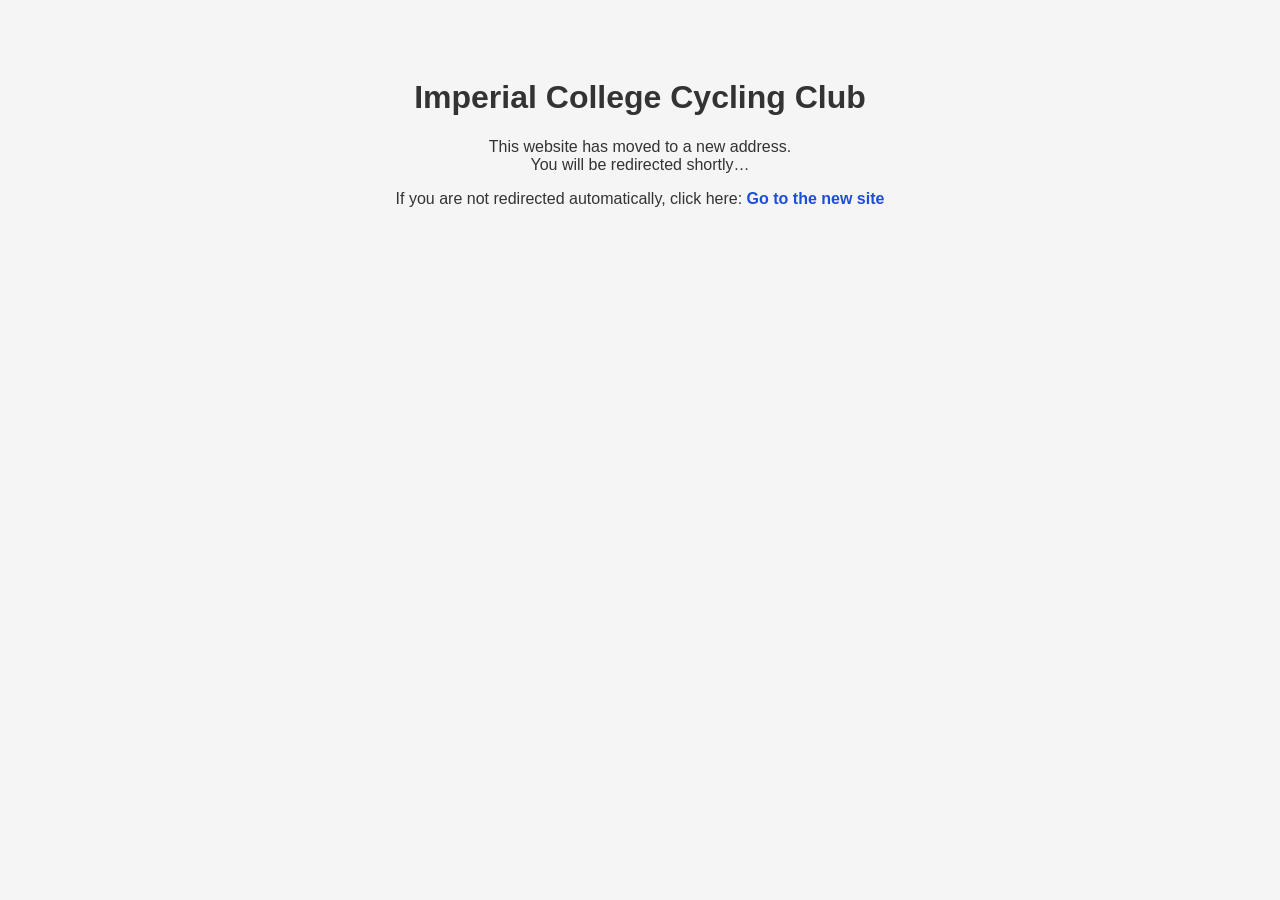
<file: index.html>
<!DOCTYPE html>
<html lang="en">
<head>
  <meta charset="UTF-8">
  <meta name="viewport" content="width=device-width, initial-scale=1.0">
  <title>Imperial College Cycling Club</title>
  
  <!-- Weiterleitung nach 7 Sekunden -->
  <meta http-equiv="refresh" content="3; url=https://iccycling.github.io/">
  
  <style>
    body {
      font-family: Arial, sans-serif;
      text-align: center;
      padding: 50px;
      background-color: #f5f5f5;
      color: #333;
    }
    a {
      color: #1d4ed8;
      text-decoration: none;
      font-weight: bold;
    }
    a:hover {
      text-decoration: underline;
    }
  </style>
</head>
<body>
  <h1>Imperial College Cycling Club</h1>
  <p>
    This website has moved to a new address.<br>
    You will be redirected shortly…
  </p>
  <p>
    If you are not redirected automatically, click here: 
    <a href="https://iccycling.github.io/">Go to the new site</a>
  </p>
</body>
</html>
</file>
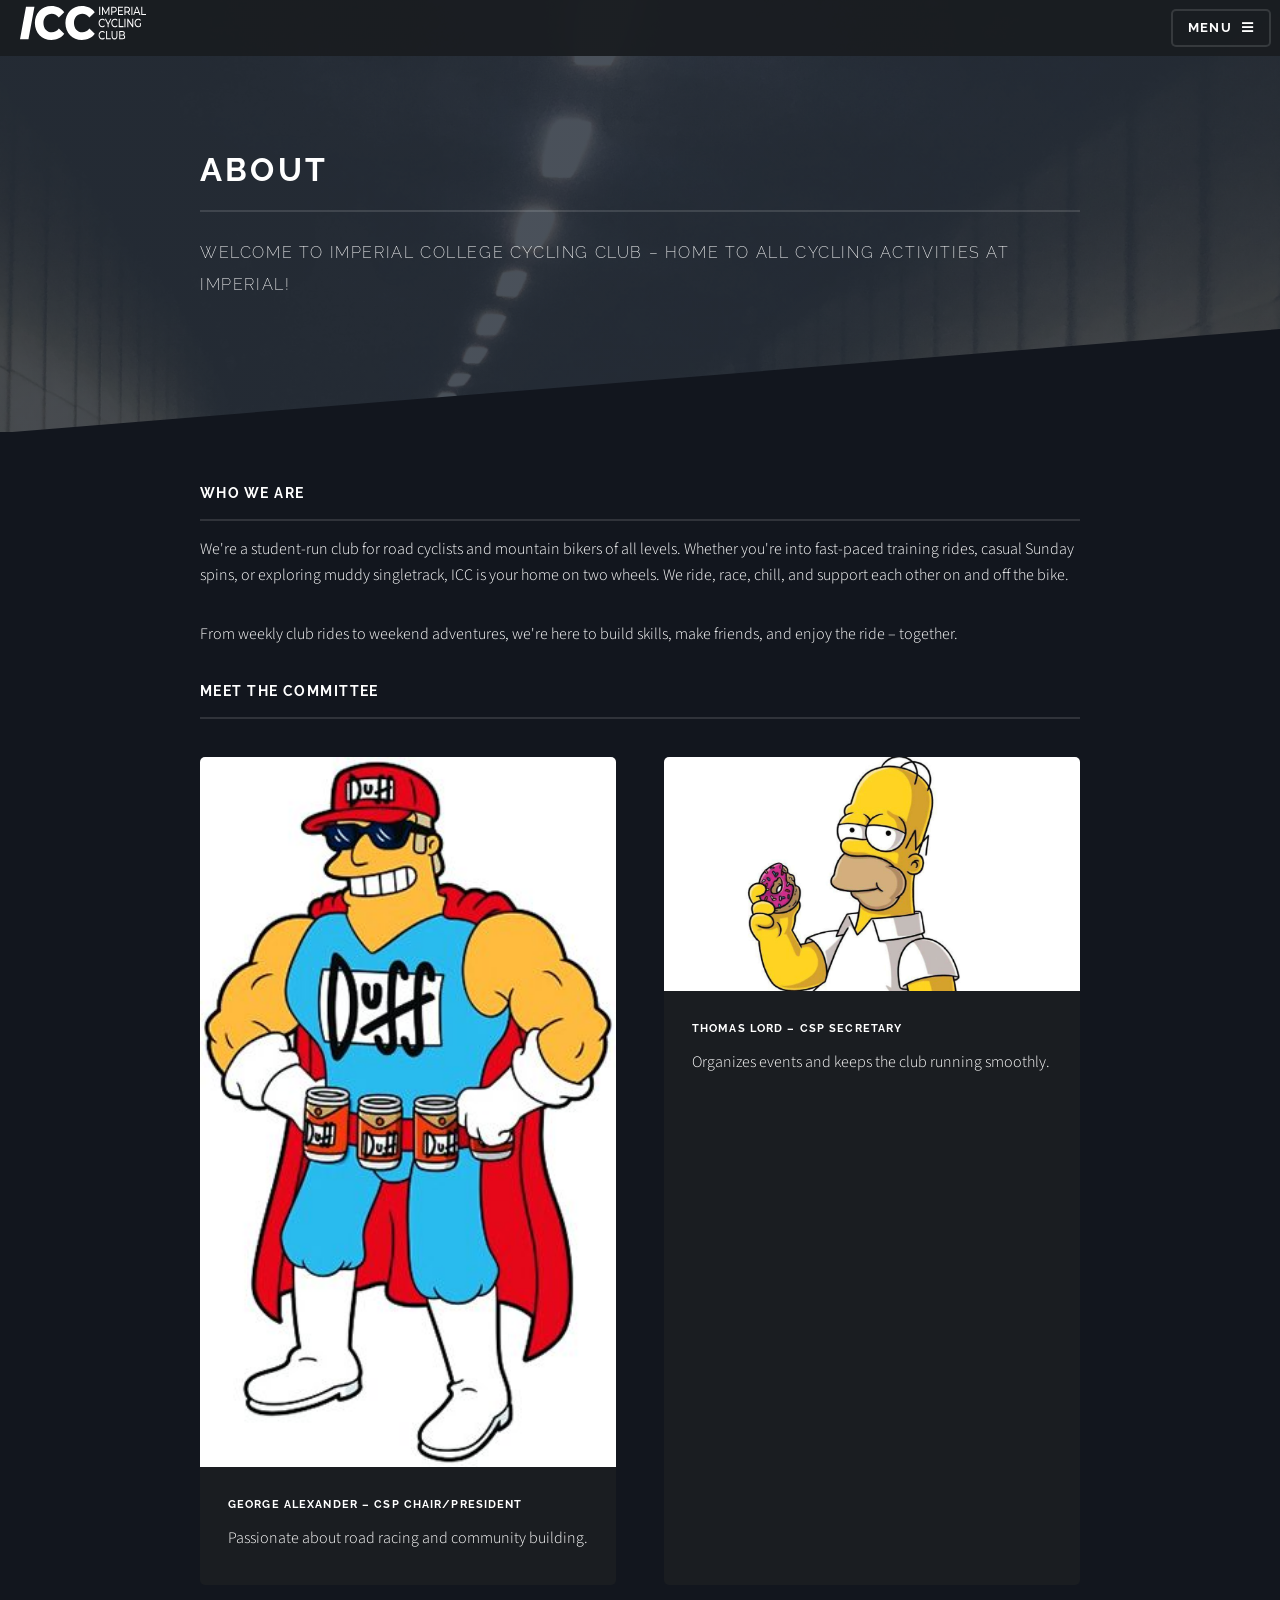
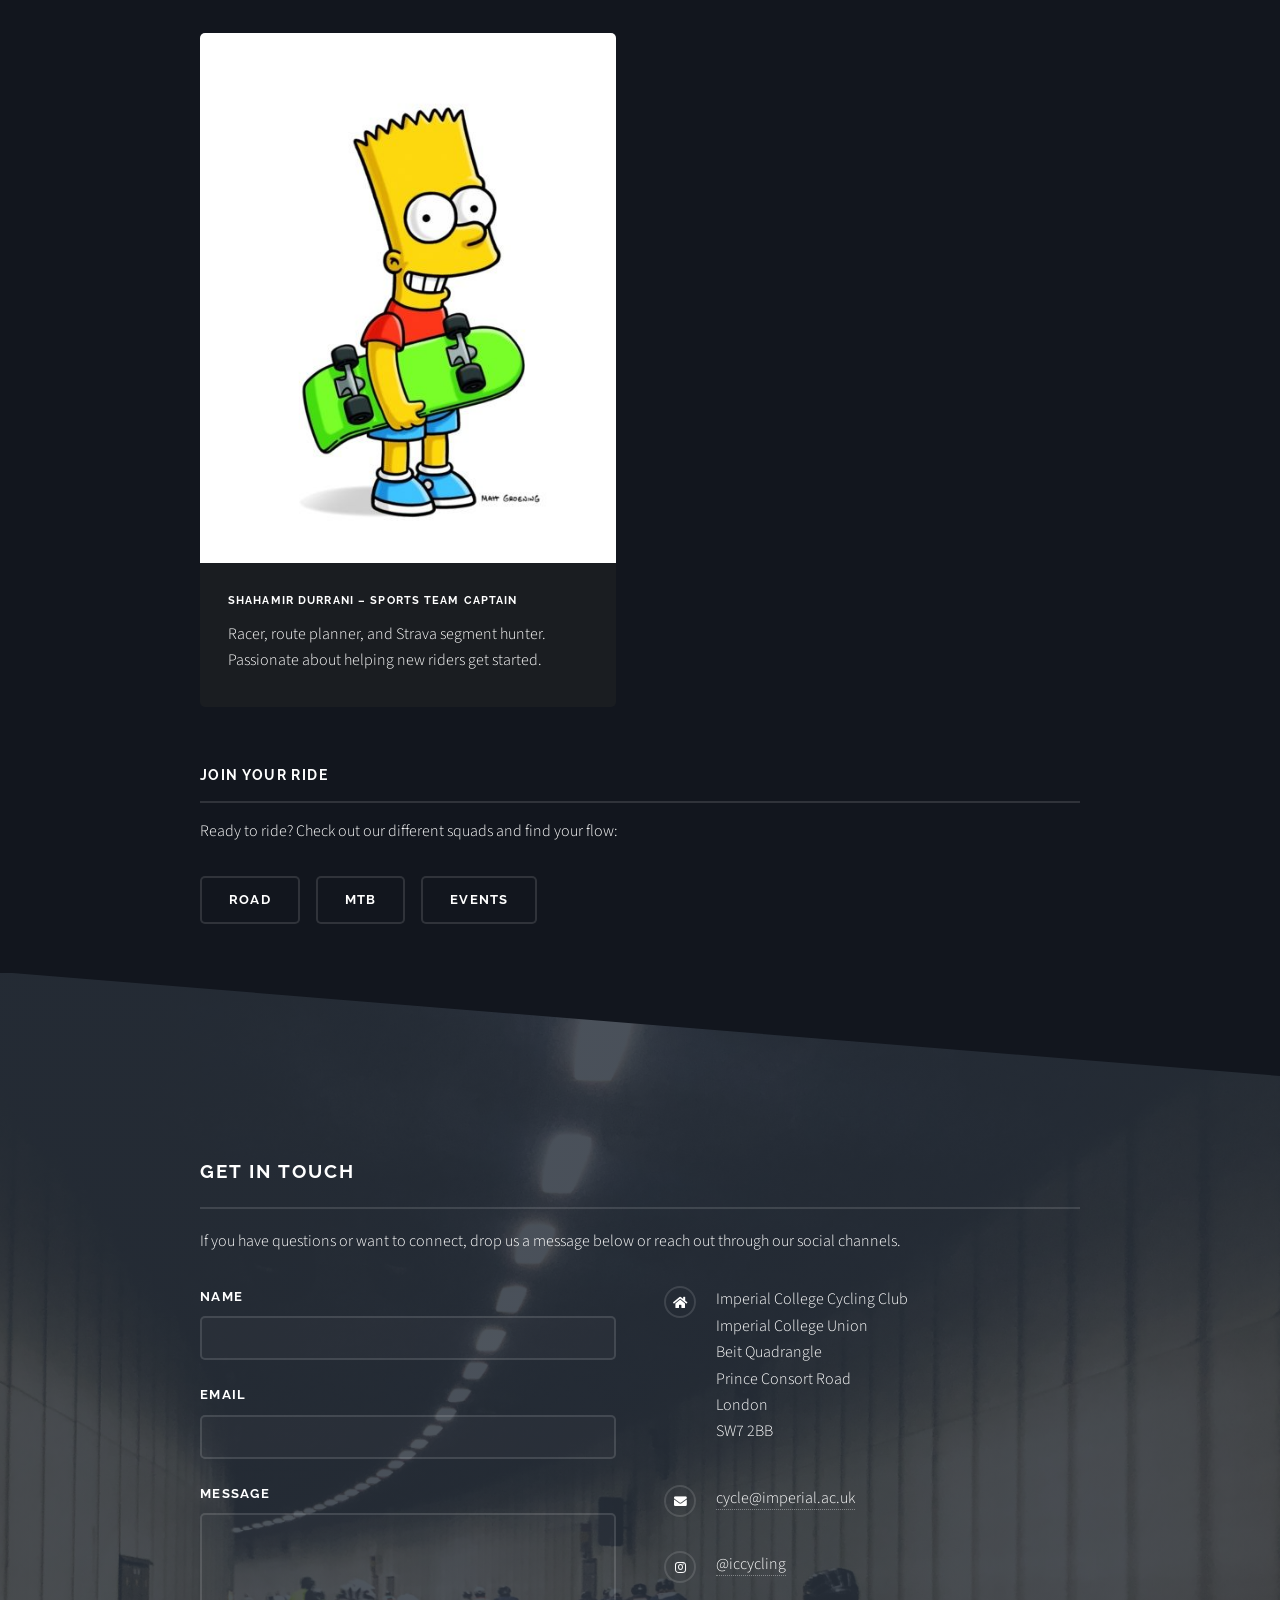
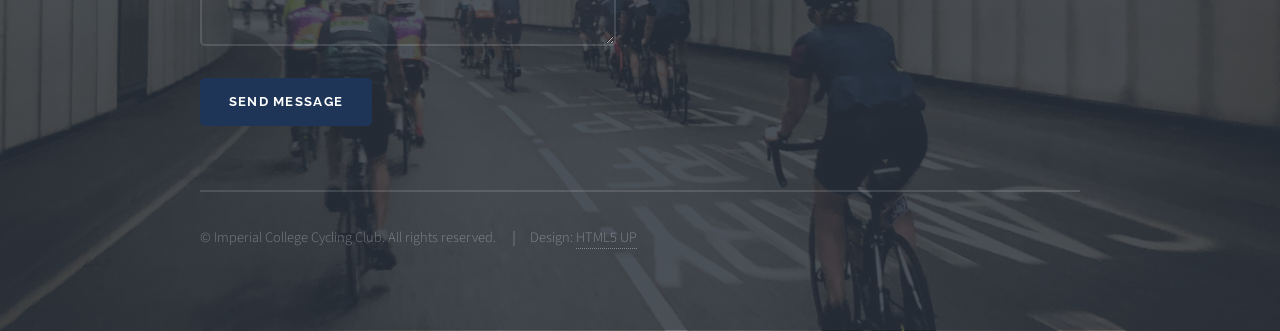
<file: about.html>
<!DOCTYPE HTML>
<!--
	Solid State by HTML5 UP
	html5up.net | @ajlkn
	Free for personal and commercial use under the CCA 3.0 license (html5up.net/license)
-->
<html>
	<head>
		<title>About - Imperial College Cycling Club</title>
		<meta charset="utf-8" />
		<meta name="viewport" content="width=device-width, initial-scale=1, user-scalable=no" />

		<meta name="robots" content="noindex,nofollow" />

		
		<link rel="stylesheet" href="assets/css/main.css" />
		<noscript><link rel="stylesheet" href="assets/css/noscript.css" /></noscript>
	</head>
	<body class="is-preload">

		<!-- Page Wrapper -->
			<div id="page-wrapper">

				<!-- Header -->
					<header id="header">
  <h1>
    <a href="index.html">
      <img src="images/icc-logo.svg" alt="Imperial Cycling Club Logo" style="height: 40px; padding-top: 6px;">
    </a>
  </h1>
  <nav>
    <a href="#menu">Menu</a>
  </nav>
</header>
				<!-- Menu -->
					<nav id="menu">
						<div class="inner">
							<h2>Menu</h2>
							<ul class="links">
								<li><a href="index.html">Home</a></li>
								<li><a href="about.html">About</a></li>
								<li><a href="road.html">Road biking</a></li>
								<li><a href="mtb.html">mtb</a></li>
								<li><a href="generic.html">Generic</a></li>
								<li><a href="elements.html">Elements</a></li>
								<li><a href="join.html">Join</a></li>	
							</ul>
							<a href="#" class="close">Close</a>
						</div>
					</nav>

<!-- Wrapper -->
<section id="wrapper">
  <header>
    <div class="inner">
      <h2>About</h2>
      <p>Welcome to Imperial College Cycling Club – home to all cycling activities at Imperial!</p>

    </div>
  </header>

  <!-- Content -->
  <div class="wrapper">
    <div class="inner">

      <h3 class="major">Who we are</h3>
      <p>We're a student-run club for road cyclists and mountain bikers of all levels. Whether you're into fast-paced training rides, casual Sunday spins, or exploring muddy singletrack, ICC is your home on two wheels. We ride, race, chill, and support each other on and off the bike.</p>

      <p>From weekly club rides to weekend adventures, we're here to build skills, make friends, and enjoy the ride – together.</p>

      <h3 class="major">Meet the Committee</h3>
      <div class="features">
        <article>
          <span class="image"><img src="images/duffman.jpg" alt="President" /></span>
          <h4>George Alexander – CSP Chair/President</h4>
          <p>Passionate about road racing and community building.</p>
        </article>
        <article>
          <span class="image"><img src="images/homer.jpg" alt="MTB Captain" /></span>
          <h4>Thomas Lord – CSP Secretary</h4>
          <p>Organizes events and keeps the club running smoothly.</p>
        </article>
        <article>
          <span class="image"><img src="images/bart.jpg" alt="Road Captain" /></span>
          <h4>Shahamir Durrani – Sports Team Captain</h4>
          <p>Racer, route planner, and Strava segment hunter. Passionate about helping new riders get started.</p>
        </article>
      </div>

      <h3 class="major">Join Your Ride</h3>
      <p>Ready to ride? Check out our different squads and find your flow:</p>
      <ul class="actions">
        <li><a href="road.html" class="button">Road</a></li>
        <li><a href="mtb.html" class="button">MTB</a></li>
        <li><a href="events.html" class="button">Events</a></li>
      </ul>

    </div>
  </div>
</section>


<!-- Footer -->
<section id="footer">
  <div class="inner">
    <h2 class="major">Get in touch</h2>
    <p>If you have questions or want to connect, drop us a message below or reach out through our social channels.</p>
    <form method="post" action="#">
      <div class="fields">
        <div class="field">
          <label for="name">Name</label>
          <input type="text" name="name" id="name" />
        </div>
        <div class="field">
          <label for="email">Email</label>
          <input type="email" name="email" id="email" />
        </div>
        <div class="field">
          <label for="message">Message</label>
          <textarea name="message" id="message" rows="4"></textarea>
        </div>
      </div>
      <ul class="actions">
        <li><input type="submit" value="Send Message" class="primary" /></li>
      </ul>
    </form>

    <ul class="contact">
      <li class="icon solid fa-home">
        Imperial College Cycling Club<br />
        Imperial College Union<br />
        Beit Quadrangle<br />
        Prince Consort Road<br />
        London<br />
        SW7 2BB
      </li>
     
      <li class="icon solid fa-envelope">
        <a href="mailto:cycle@imperial.ac.uk">cycle@imperial.ac.uk</a>
      </li>
      <li class="icon brands fa-instagram">
        <a href="https://instagram.com/iccycling" target="_blank" rel="noopener">@iccycling</a>
      </li>
    </ul>

    <ul class="copyright">
      <li>&copy; Imperial College Cycling Club. All rights reserved.</li>
      <li>Design: <a href="http://html5up.net" target="_blank" rel="noopener">HTML5 UP</a></li>
    </ul>
  </div>
</section>

		<!-- Scripts -->
			<script src="assets/js/jquery.min.js"></script>
			<script src="assets/js/jquery.scrollex.min.js"></script>
			<script src="assets/js/browser.min.js"></script>
			<script src="assets/js/breakpoints.min.js"></script>
			<script src="assets/js/util.js"></script>
			<script src="assets/js/main.js"></script>

	</body>
</html>
</file>
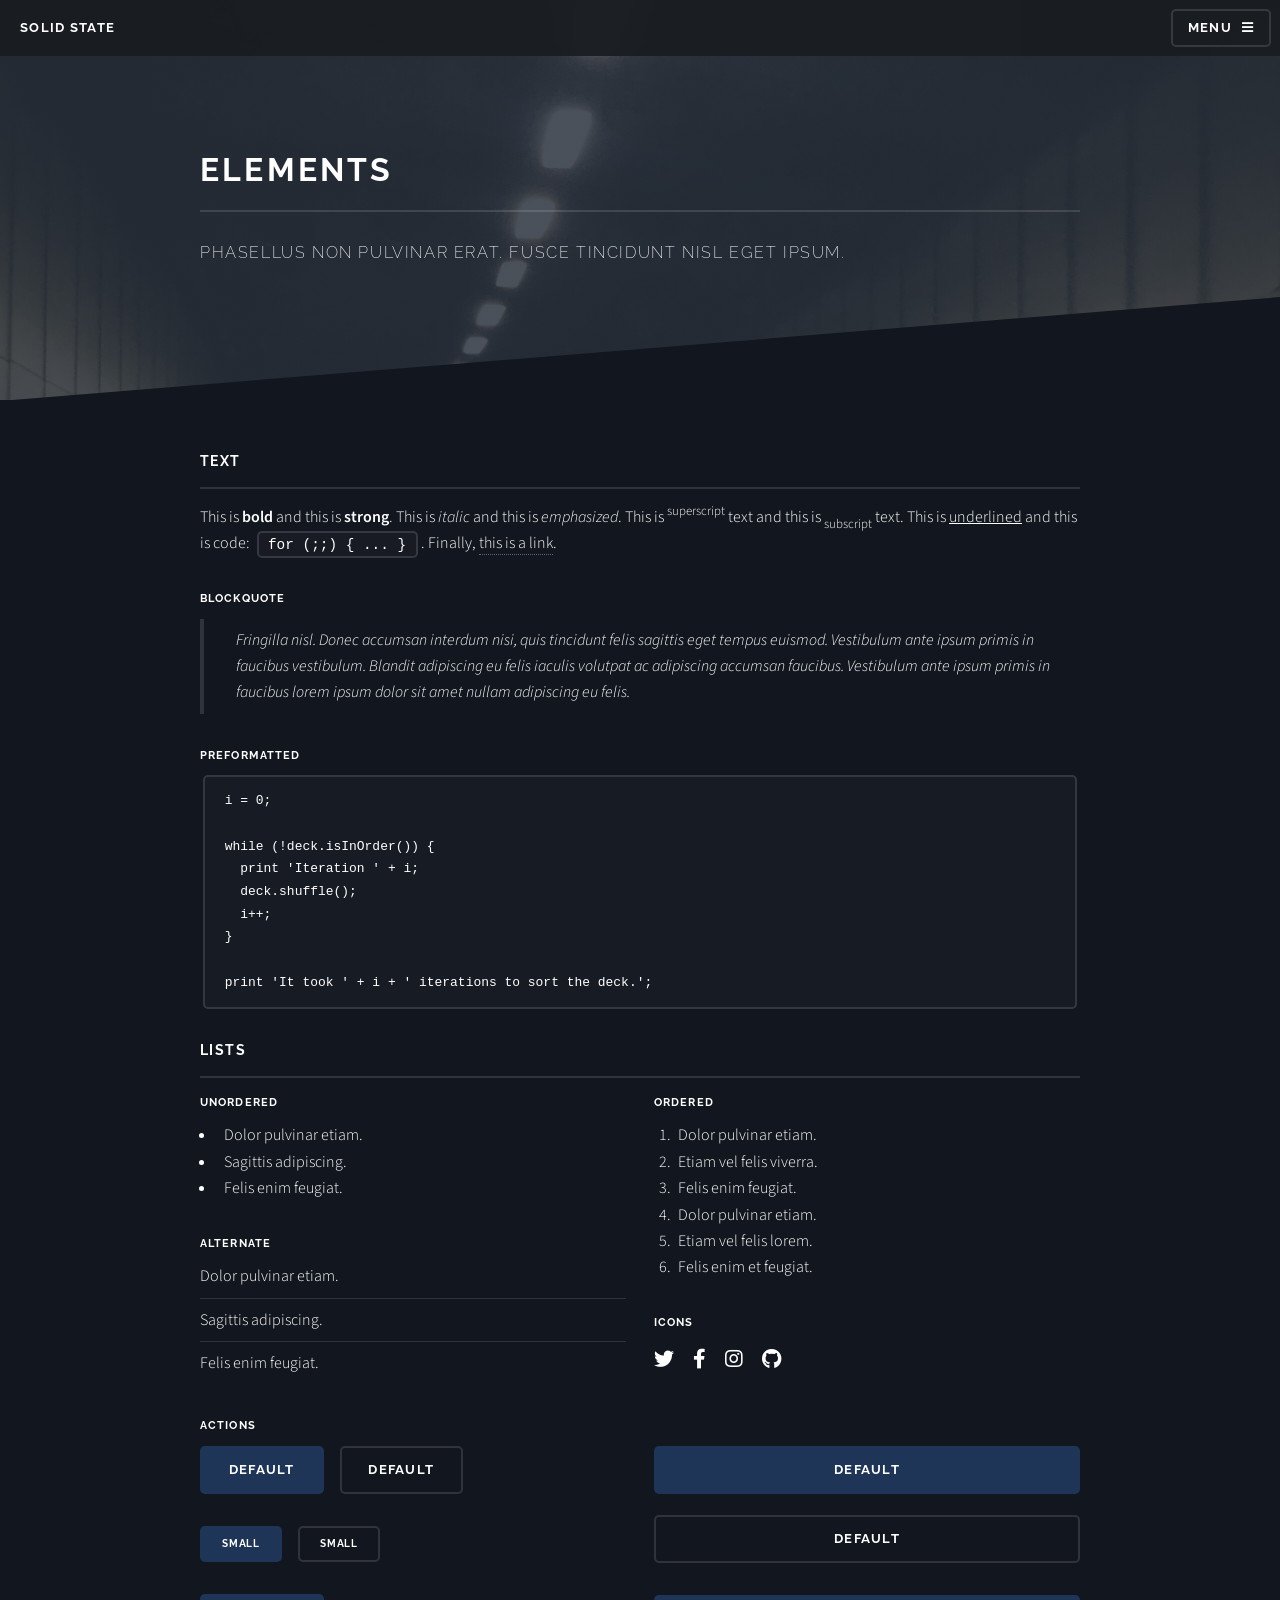
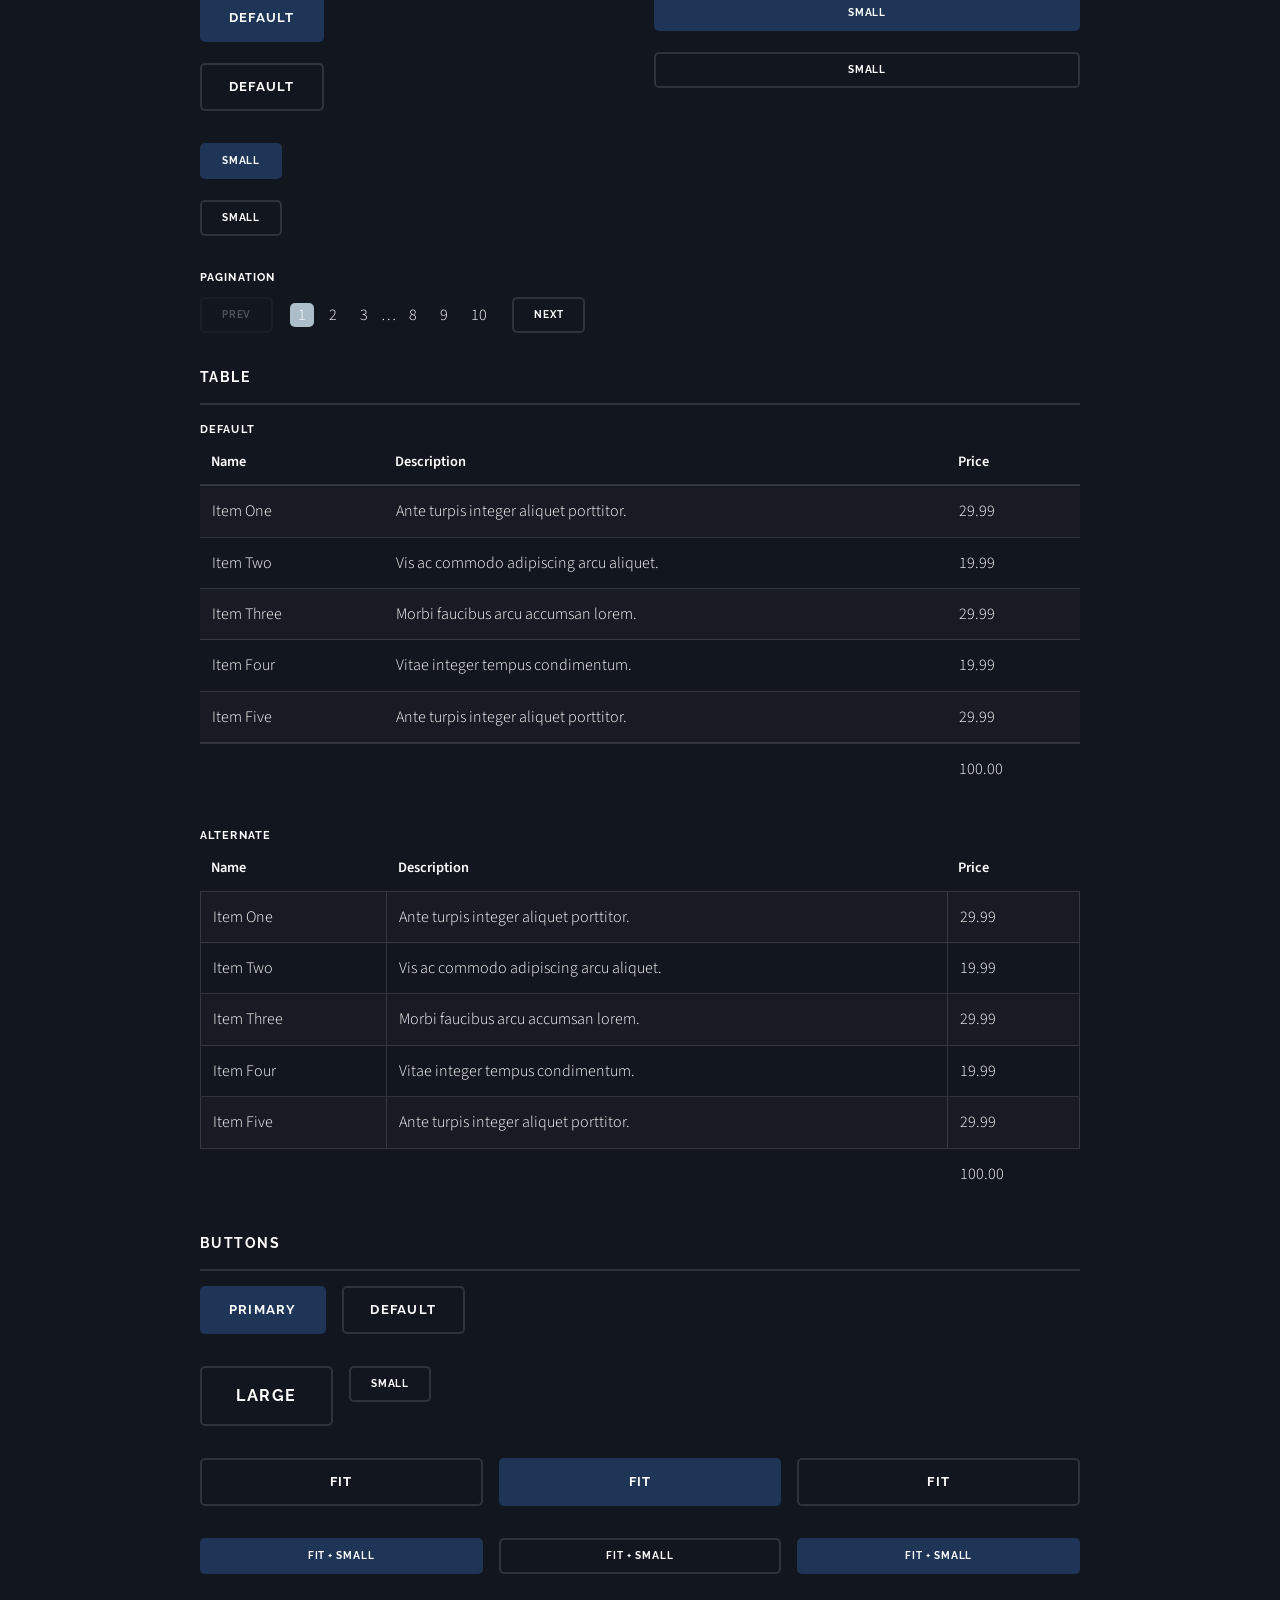
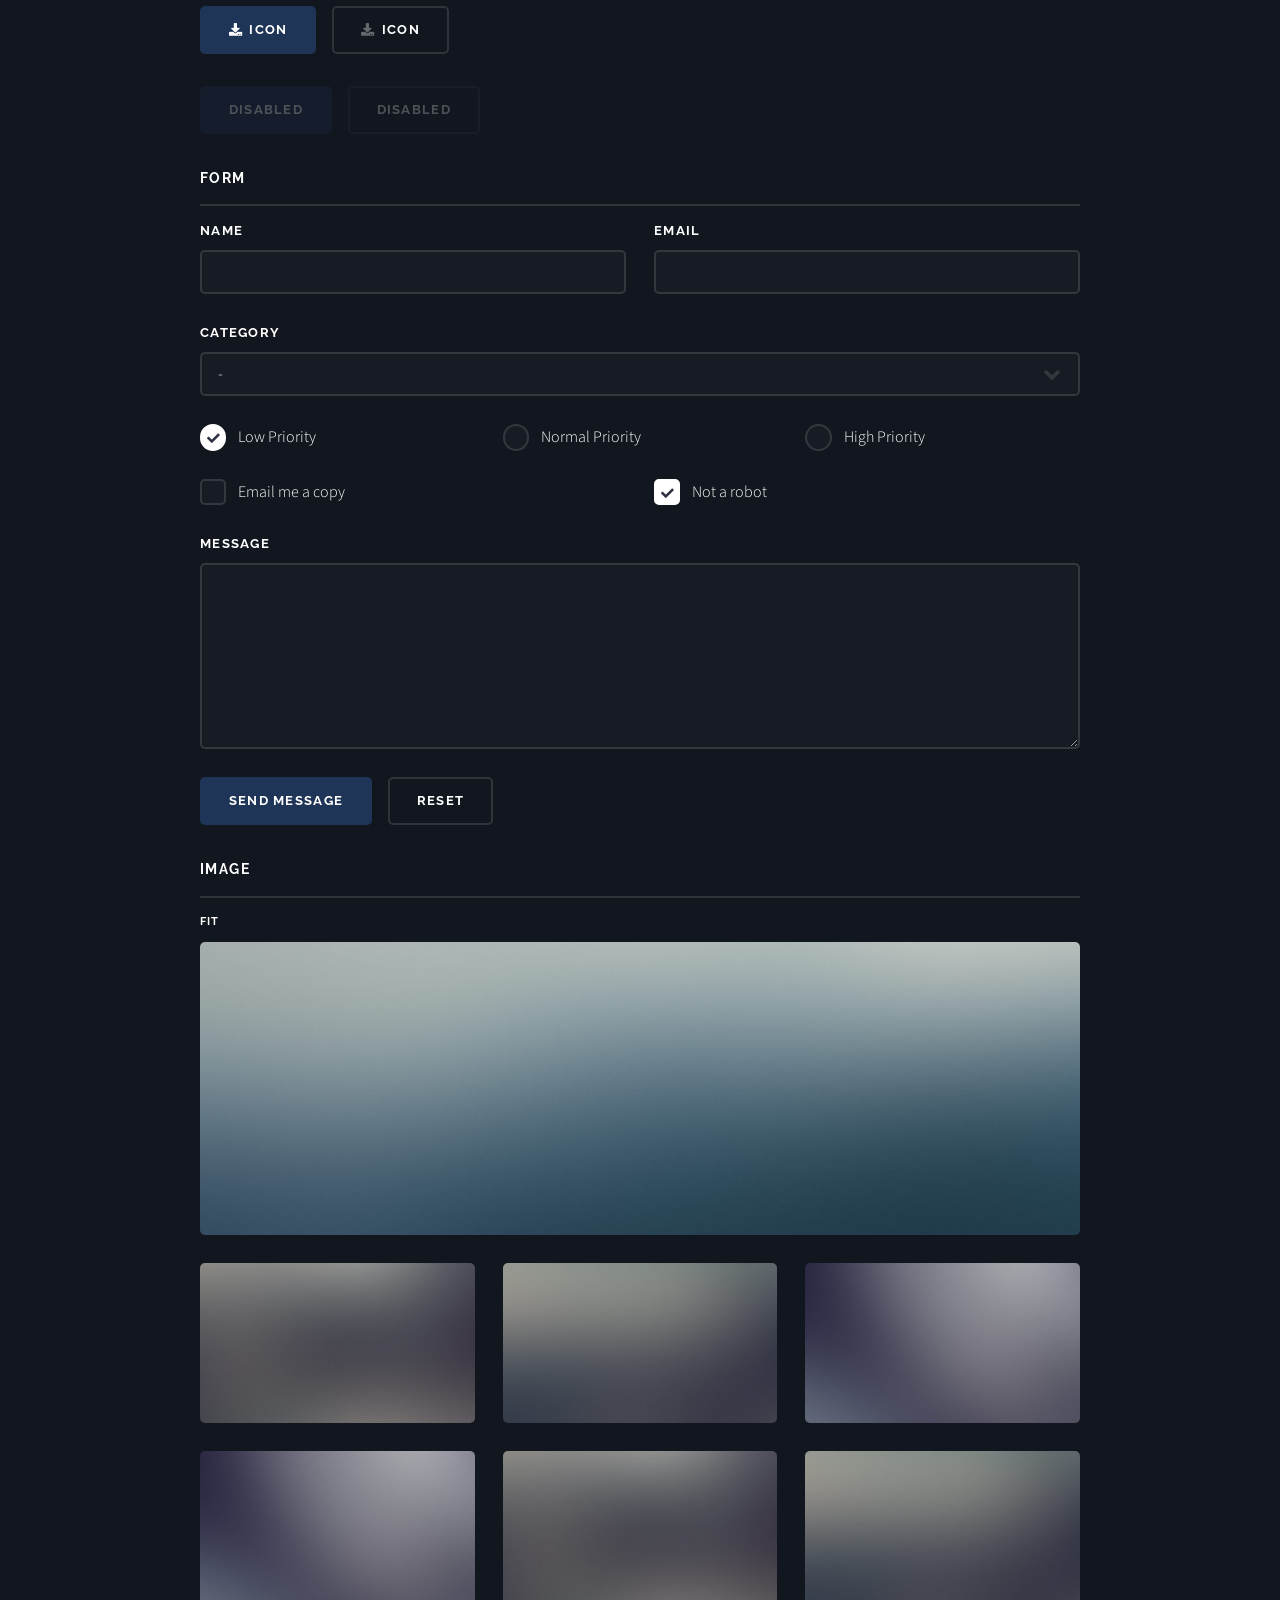
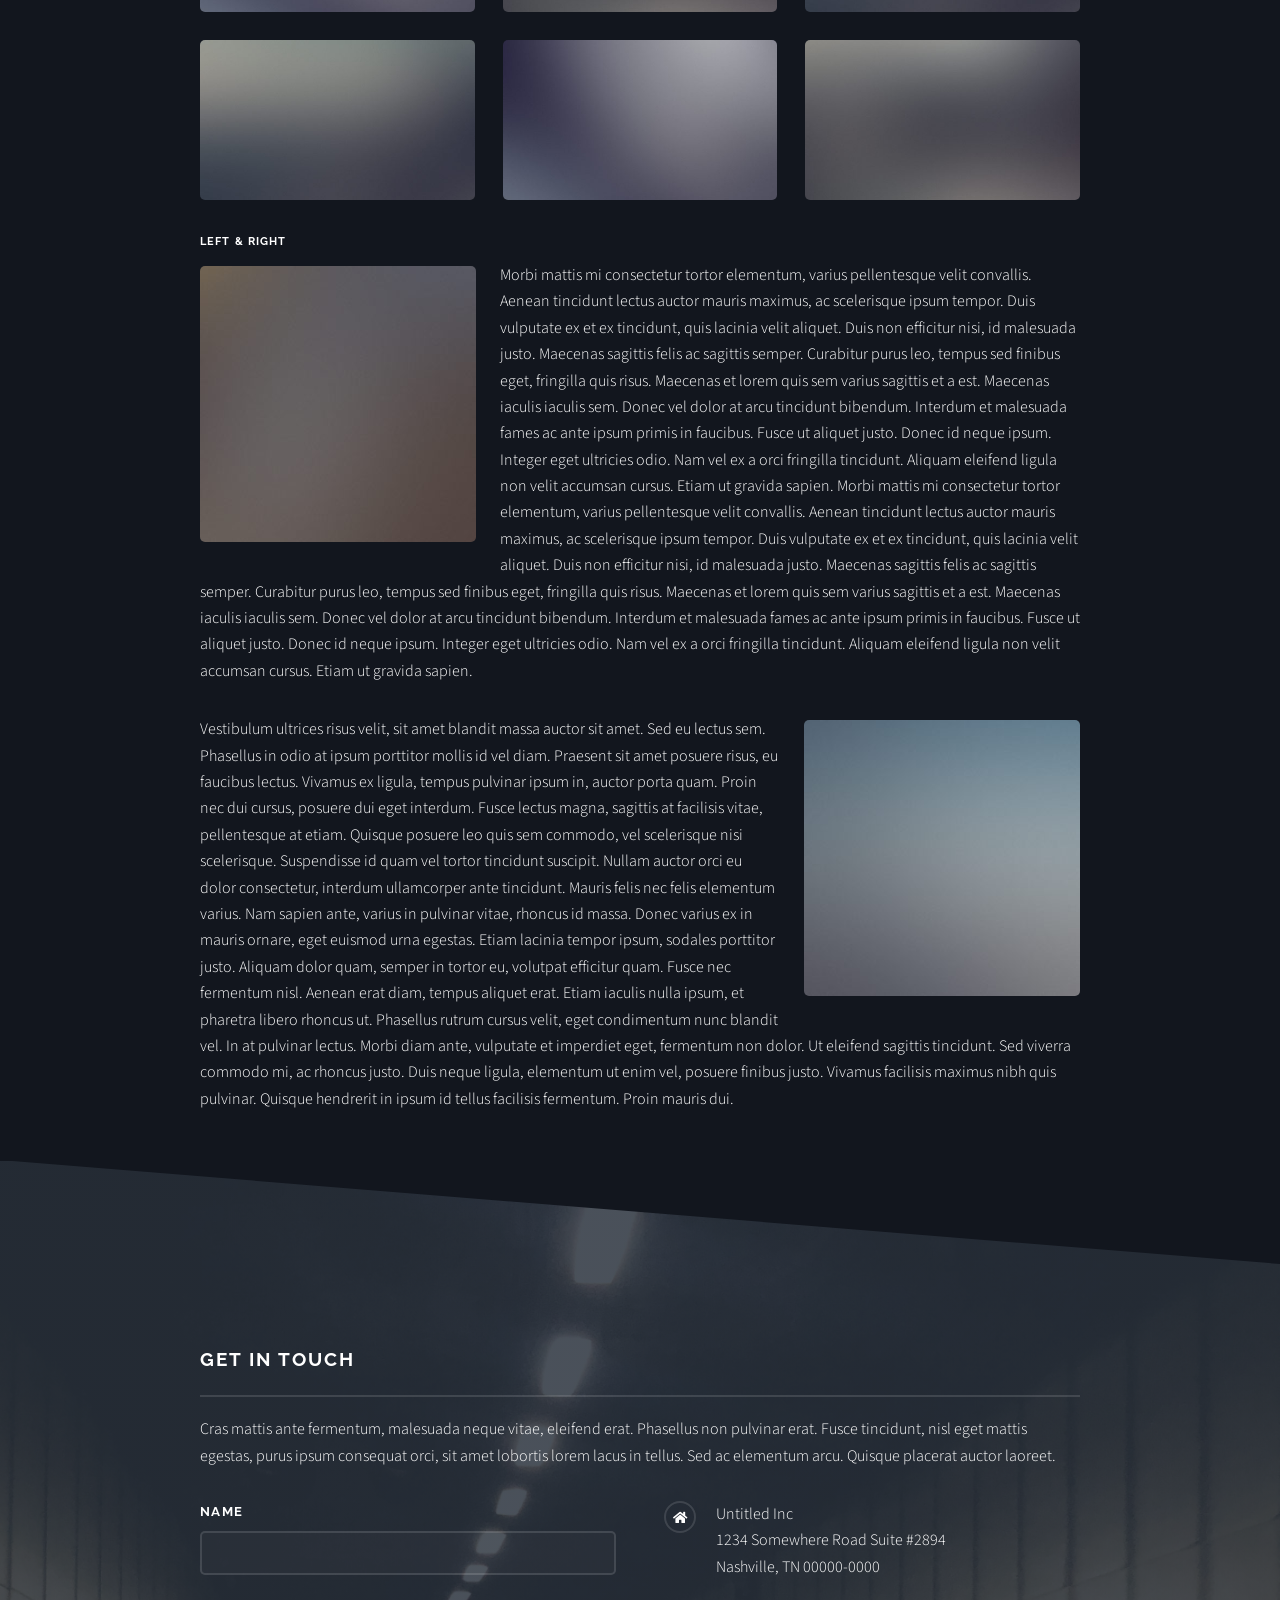
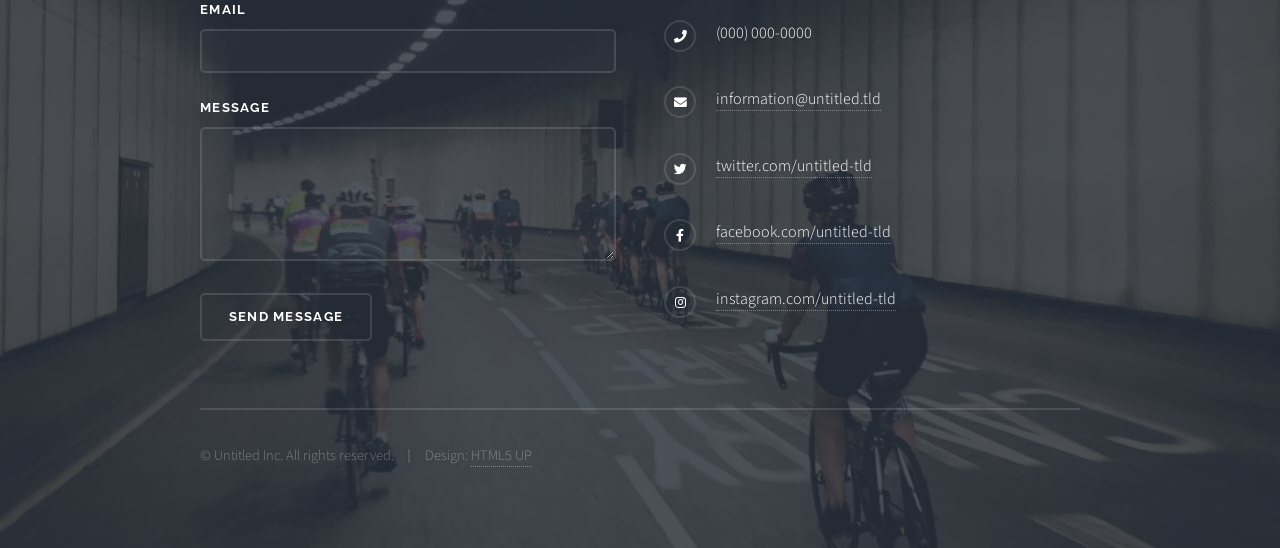
<file: elements.html>
<!DOCTYPE HTML>
<!--
	Solid State by HTML5 UP
	html5up.net | @ajlkn
	Free for personal and commercial use under the CCA 3.0 license (html5up.net/license)
-->
<html>
	<head>
		<title>Elements - Solid State by HTML5 UP</title>
		<meta charset="utf-8" />
		<meta name="viewport" content="width=device-width, initial-scale=1, user-scalable=no" />
		<link rel="stylesheet" href="assets/css/main.css" />
		<noscript><link rel="stylesheet" href="assets/css/noscript.css" /></noscript>
	</head>
	<body class="is-preload">

		<!-- Page Wrapper -->
			<div id="page-wrapper">

				<!-- Header -->
					<header id="header">
						<h1><a href="index.html">Solid State</a></h1>
						<nav>
							<a href="#menu">Menu</a>
						</nav>
					</header>

				<!-- Menu -->
					<nav id="menu">
						<div class="inner">
							<h2>Menu</h2>
							<ul class="links">
								<li><a href="index.html">Home</a></li>
								<li><a href="generic.html">Generic</a></li>
								<li><a href="elements.html">Elements</a></li>
								<li><a href="#">Log In</a></li>
								<li><a href="#">Sign Up</a></li>
							</ul>
							<a href="#" class="close">Close</a>
						</div>
					</nav>

				<!-- Wrapper -->
					<section id="wrapper">
						<header>
							<div class="inner">
								<h2>Elements</h2>
								<p>Phasellus non pulvinar erat. Fusce tincidunt nisl eget ipsum.</p>
							</div>
						</header>

						<!-- Content -->
							<div class="wrapper">
								<div class="inner">

									<section>
										<h3 class="major">Text</h3>
										<p>This is <b>bold</b> and this is <strong>strong</strong>. This is <i>italic</i> and this is <em>emphasized</em>.
										This is <sup>superscript</sup> text and this is <sub>subscript</sub> text.
										This is <u>underlined</u> and this is code: <code>for (;;) { ... }</code>. Finally, <a href="#">this is a link</a>.</p>
										<h4>Blockquote</h4>
										<blockquote>Fringilla nisl. Donec accumsan interdum nisi, quis tincidunt felis sagittis eget tempus euismod. Vestibulum ante ipsum primis in faucibus vestibulum. Blandit adipiscing eu felis iaculis volutpat ac adipiscing accumsan faucibus. Vestibulum ante ipsum primis in faucibus lorem ipsum dolor sit amet nullam adipiscing eu felis.</blockquote>
										<h4>Preformatted</h4>
										<pre><code>i = 0;

while (!deck.isInOrder()) {
  print 'Iteration ' + i;
  deck.shuffle();
  i++;
}

print 'It took ' + i + ' iterations to sort the deck.';</code></pre>
									</section>

									<section>
										<h3 class="major">Lists</h3>
										<div class="row">
											<div class="col-6 col-12-medium">
												<h4>Unordered</h4>
												<ul>
													<li>Dolor pulvinar etiam.</li>
													<li>Sagittis adipiscing.</li>
													<li>Felis enim feugiat.</li>
												</ul>
												<h4>Alternate</h4>
												<ul class="alt">
													<li>Dolor pulvinar etiam.</li>
													<li>Sagittis adipiscing.</li>
													<li>Felis enim feugiat.</li>
												</ul>
											</div>
											<div class="col-6 col-12-medium">
												<h4>Ordered</h4>
												<ol>
													<li>Dolor pulvinar etiam.</li>
													<li>Etiam vel felis viverra.</li>
													<li>Felis enim feugiat.</li>
													<li>Dolor pulvinar etiam.</li>
													<li>Etiam vel felis lorem.</li>
													<li>Felis enim et feugiat.</li>
												</ol>
												<h4>Icons</h4>
												<ul class="icons">
													<li><a href="#" class="icon brands fa-twitter"><span class="label">Twitter</span></a></li>
													<li><a href="#" class="icon brands fa-facebook-f"><span class="label">Facebook</span></a></li>
													<li><a href="#" class="icon brands fa-instagram"><span class="label">Instagram</span></a></li>
													<li><a href="#" class="icon brands fa-github"><span class="label">Github</span></a></li>
												</ul>
											</div>
										</div>
										<h4>Actions</h4>
										<div class="row">
											<div class="col-6 col-12-medium">
												<ul class="actions">
													<li><a href="#" class="button primary">Default</a></li>
													<li><a href="#" class="button">Default</a></li>
												</ul>
												<ul class="actions small">
													<li><a href="#" class="button primary small">Small</a></li>
													<li><a href="#" class="button small">Small</a></li>
												</ul>
												<ul class="actions stacked">
													<li><a href="#" class="button primary">Default</a></li>
													<li><a href="#" class="button">Default</a></li>
												</ul>
												<ul class="actions stacked small">
													<li><a href="#" class="button primary small">Small</a></li>
													<li><a href="#" class="button small">Small</a></li>
												</ul>
											</div>
											<div class="col-6 col-12-medium">
												<ul class="actions stacked">
													<li><a href="#" class="button primary fit">Default</a></li>
													<li><a href="#" class="button fit">Default</a></li>
												</ul>
												<ul class="actions stacked small">
													<li><a href="#" class="button primary small fit">Small</a></li>
													<li><a href="#" class="button small fit">Small</a></li>
												</ul>
											</div>
										</div>
										<h4>Pagination</h4>
										<ul class="pagination">
											<li><span class="button small disabled">Prev</span></li>
											<li><a href="#" class="page active">1</a></li>
											<li><a href="#" class="page">2</a></li>
											<li><a href="#" class="page">3</a></li>
											<li><span>&hellip;</span></li>
											<li><a href="#" class="page">8</a></li>
											<li><a href="#" class="page">9</a></li>
											<li><a href="#" class="page">10</a></li>
											<li><a href="#" class="button small">Next</a></li>
										</ul>
									</section>

									<section>
										<h3 class="major">Table</h3>
										<h4>Default</h4>
										<div class="table-wrapper">
											<table>
												<thead>
													<tr>
														<th>Name</th>
														<th>Description</th>
														<th>Price</th>
													</tr>
												</thead>
												<tbody>
													<tr>
														<td>Item One</td>
														<td>Ante turpis integer aliquet porttitor.</td>
														<td>29.99</td>
													</tr>
													<tr>
														<td>Item Two</td>
														<td>Vis ac commodo adipiscing arcu aliquet.</td>
														<td>19.99</td>
													</tr>
													<tr>
														<td>Item Three</td>
														<td> Morbi faucibus arcu accumsan lorem.</td>
														<td>29.99</td>
													</tr>
													<tr>
														<td>Item Four</td>
														<td>Vitae integer tempus condimentum.</td>
														<td>19.99</td>
													</tr>
													<tr>
														<td>Item Five</td>
														<td>Ante turpis integer aliquet porttitor.</td>
														<td>29.99</td>
													</tr>
												</tbody>
												<tfoot>
													<tr>
														<td colspan="2"></td>
														<td>100.00</td>
													</tr>
												</tfoot>
											</table>
										</div>

										<h4>Alternate</h4>
										<div class="table-wrapper">
											<table class="alt">
												<thead>
													<tr>
														<th>Name</th>
														<th>Description</th>
														<th>Price</th>
													</tr>
												</thead>
												<tbody>
													<tr>
														<td>Item One</td>
														<td>Ante turpis integer aliquet porttitor.</td>
														<td>29.99</td>
													</tr>
													<tr>
														<td>Item Two</td>
														<td>Vis ac commodo adipiscing arcu aliquet.</td>
														<td>19.99</td>
													</tr>
													<tr>
														<td>Item Three</td>
														<td> Morbi faucibus arcu accumsan lorem.</td>
														<td>29.99</td>
													</tr>
													<tr>
														<td>Item Four</td>
														<td>Vitae integer tempus condimentum.</td>
														<td>19.99</td>
													</tr>
													<tr>
														<td>Item Five</td>
														<td>Ante turpis integer aliquet porttitor.</td>
														<td>29.99</td>
													</tr>
												</tbody>
												<tfoot>
													<tr>
														<td colspan="2"></td>
														<td>100.00</td>
													</tr>
												</tfoot>
											</table>
										</div>
									</section>

									<section>
										<h3 class="major">Buttons</h3>
										<ul class="actions">
											<li><a href="#" class="button primary">Primary</a></li>
											<li><a href="#" class="button">Default</a></li>
										</ul>
										<ul class="actions">
											<li><a href="#" class="button large">Large</a></li>
											<li><a href="#" class="button small">Small</a></li>
										</ul>
										<ul class="actions fit">
											<li><a href="#" class="button fit">Fit</a></li>
											<li><a href="#" class="button primary fit">Fit</a></li>
											<li><a href="#" class="button fit">Fit</a></li>
										</ul>
										<ul class="actions fit small">
											<li><a href="#" class="button primary fit small">Fit + Small</a></li>
											<li><a href="#" class="button fit small">Fit + Small</a></li>
											<li><a href="#" class="button primary fit small">Fit + Small</a></li>
										</ul>
										<ul class="actions">
											<li><a href="#" class="button primary icon solid fa-download">Icon</a></li>
											<li><a href="#" class="button icon solid fa-download">Icon</a></li>
										</ul>
										<ul class="actions">
											<li><span class="button primary disabled">Disabled</span></li>
											<li><span class="button disabled">Disabled</span></li>
										</ul>
									</section>

									<section>
										<h3 class="major">Form</h3>
										<form method="post" action="#">
											<div class="row gtr-uniform">
												<div class="col-6 col-12-xsmall">
													<label for="demo-name">Name</label>
													<input type="text" name="demo-name" id="demo-name" value="" />
												</div>
												<div class="col-6 col-12-xsmall">
													<label for="demo-email">Email</label>
													<input type="email" name="demo-email" id="demo-email" value="" />
												</div>
												<div class="col-12">
													<label for="demo-category">Category</label>
													<select name="demo-category" id="demo-category">
														<option value="">-</option>
														<option value="1">Manufacturing</option>
														<option value="1">Shipping</option>
														<option value="1">Administration</option>
														<option value="1">Human Resources</option>
													</select>
												</div>
												<div class="col-4 col-12-small">
													<input type="radio" id="demo-priority-low" name="demo-priority" checked>
													<label for="demo-priority-low">Low Priority</label>
												</div>
												<div class="col-4 col-12-small">
													<input type="radio" id="demo-priority-normal" name="demo-priority">
													<label for="demo-priority-normal">Normal Priority</label>
												</div>
												<div class="col-4 col-12-small">
													<input type="radio" id="demo-priority-high" name="demo-priority">
													<label for="demo-priority-high">High Priority</label>
												</div>
												<div class="col-6 col-12-small">
													<input type="checkbox" id="demo-copy" name="demo-copy">
													<label for="demo-copy">Email me a copy</label>
												</div>
												<div class="col-6 col-12-small">
													<input type="checkbox" id="demo-human" name="demo-human" checked>
													<label for="demo-human">Not a robot</label>
												</div>
												<div class="col-12">
													<label for="demo-message">Message</label>
													<textarea name="demo-message" id="demo-message" rows="6"></textarea>
												</div>
												<div class="col-12">
													<ul class="actions">
														<li><input type="submit" value="Send Message" class="primary" /></li>
														<li><input type="reset" value="Reset" /></li>
													</ul>
												</div>
											</div>
										</form>
									</section>

									<section>
										<h3 class="major">Image</h3>
										<h4>Fit</h4>
										<div class="box alt">
											<div class="row gtr-uniform">
												<div class="col-12"><span class="image fit"><img src="images/pic08.jpg" alt="" /></span></div>
												<div class="col-4"><span class="image fit"><img src="images/pic05.jpg" alt="" /></span></div>
												<div class="col-4"><span class="image fit"><img src="images/pic06.jpg" alt="" /></span></div>
												<div class="col-4"><span class="image fit"><img src="images/pic07.jpg" alt="" /></span></div>
												<div class="col-4"><span class="image fit"><img src="images/pic07.jpg" alt="" /></span></div>
												<div class="col-4"><span class="image fit"><img src="images/pic05.jpg" alt="" /></span></div>
												<div class="col-4"><span class="image fit"><img src="images/pic06.jpg" alt="" /></span></div>
												<div class="col-4"><span class="image fit"><img src="images/pic06.jpg" alt="" /></span></div>
												<div class="col-4"><span class="image fit"><img src="images/pic07.jpg" alt="" /></span></div>
												<div class="col-4"><span class="image fit"><img src="images/pic05.jpg" alt="" /></span></div>
											</div>
										</div>
										<h4>Left &amp; Right</h4>
										<p><span class="image left"><img src="images/pic01.jpg" alt="" /></span>Morbi mattis mi consectetur tortor elementum, varius pellentesque velit convallis. Aenean tincidunt lectus auctor mauris maximus, ac scelerisque ipsum tempor. Duis vulputate ex et ex tincidunt, quis lacinia velit aliquet. Duis non efficitur nisi, id malesuada justo. Maecenas sagittis felis ac sagittis semper. Curabitur purus leo, tempus sed finibus eget, fringilla quis risus. Maecenas et lorem quis sem varius sagittis et a est. Maecenas iaculis iaculis sem. Donec vel dolor at arcu tincidunt bibendum. Interdum et malesuada fames ac ante ipsum primis in faucibus. Fusce ut aliquet justo. Donec id neque ipsum. Integer eget ultricies odio. Nam vel ex a orci fringilla tincidunt. Aliquam eleifend ligula non velit accumsan cursus. Etiam ut gravida sapien. Morbi mattis mi consectetur tortor elementum, varius pellentesque velit convallis. Aenean tincidunt lectus auctor mauris maximus, ac scelerisque ipsum tempor. Duis vulputate ex et ex tincidunt, quis lacinia velit aliquet. Duis non efficitur nisi, id malesuada justo. Maecenas sagittis felis ac sagittis semper. Curabitur purus leo, tempus sed finibus eget, fringilla quis risus. Maecenas et lorem quis sem varius sagittis et a est. Maecenas iaculis iaculis sem. Donec vel dolor at arcu tincidunt bibendum. Interdum et malesuada fames ac ante ipsum primis in faucibus. Fusce ut aliquet justo. Donec id neque ipsum. Integer eget ultricies odio. Nam vel ex a orci fringilla tincidunt. Aliquam eleifend ligula non velit accumsan cursus. Etiam ut gravida sapien.</p>
										<p><span class="image right"><img src="images/pic02.jpg" alt="" /></span>Vestibulum ultrices risus velit, sit amet blandit massa auctor sit amet. Sed eu lectus sem. Phasellus in odio at ipsum porttitor mollis id vel diam. Praesent sit amet posuere risus, eu faucibus lectus. Vivamus ex ligula, tempus pulvinar ipsum in, auctor porta quam. Proin nec dui cursus, posuere dui eget interdum. Fusce lectus magna, sagittis at facilisis vitae, pellentesque at etiam. Quisque posuere leo quis sem commodo, vel scelerisque nisi scelerisque. Suspendisse id quam vel tortor tincidunt suscipit. Nullam auctor orci eu dolor consectetur, interdum ullamcorper ante tincidunt. Mauris felis nec felis elementum varius. Nam sapien ante, varius in pulvinar vitae, rhoncus id massa. Donec varius ex in mauris ornare, eget euismod urna egestas. Etiam lacinia tempor ipsum, sodales porttitor justo. Aliquam dolor quam, semper in tortor eu, volutpat efficitur quam. Fusce nec fermentum nisl. Aenean erat diam, tempus aliquet erat. Etiam iaculis nulla ipsum, et pharetra libero rhoncus ut. Phasellus rutrum cursus velit, eget condimentum nunc blandit vel. In at pulvinar lectus. Morbi diam ante, vulputate et imperdiet eget, fermentum non dolor. Ut eleifend sagittis tincidunt. Sed viverra commodo mi, ac rhoncus justo. Duis neque ligula, elementum ut enim vel, posuere finibus justo. Vivamus facilisis maximus nibh quis pulvinar. Quisque hendrerit in ipsum id tellus facilisis fermentum. Proin mauris dui.</p>
									</section>

								</div>
							</div>

					</section>

				<!-- Footer -->
					<section id="footer">
						<div class="inner">
							<h2 class="major">Get in touch</h2>
							<p>Cras mattis ante fermentum, malesuada neque vitae, eleifend erat. Phasellus non pulvinar erat. Fusce tincidunt, nisl eget mattis egestas, purus ipsum consequat orci, sit amet lobortis lorem lacus in tellus. Sed ac elementum arcu. Quisque placerat auctor laoreet.</p>
							<form method="post" action="#">
								<div class="fields">
									<div class="field">
										<label for="name">Name</label>
										<input type="text" name="name" id="name" />
									</div>
									<div class="field">
										<label for="email">Email</label>
										<input type="email" name="email" id="email" />
									</div>
									<div class="field">
										<label for="message">Message</label>
										<textarea name="message" id="message" rows="4"></textarea>
									</div>
								</div>
								<ul class="actions">
									<li><input type="submit" value="Send Message" /></li>
								</ul>
							</form>
							<ul class="contact">
								<li class="icon solid fa-home">
									Untitled Inc<br />
									1234 Somewhere Road Suite #2894<br />
									Nashville, TN 00000-0000
								</li>
								<li class="icon solid fa-phone">(000) 000-0000</li>
								<li class="icon solid fa-envelope"><a href="#">information@untitled.tld</a></li>
								<li class="icon brands fa-twitter"><a href="#">twitter.com/untitled-tld</a></li>
								<li class="icon brands fa-facebook-f"><a href="#">facebook.com/untitled-tld</a></li>
								<li class="icon brands fa-instagram"><a href="#">instagram.com/untitled-tld</a></li>
							</ul>
							<ul class="copyright">
								<li>&copy; Untitled Inc. All rights reserved.</li><li>Design: <a href="http://html5up.net">HTML5 UP</a></li>
							</ul>
						</div>
					</section>

			</div>

		<!-- Scripts -->
			<script src="assets/js/jquery.min.js"></script>
			<script src="assets/js/jquery.scrollex.min.js"></script>
			<script src="assets/js/browser.min.js"></script>
			<script src="assets/js/breakpoints.min.js"></script>
			<script src="assets/js/util.js"></script>
			<script src="assets/js/main.js"></script>

	</body>
</html>
</file>
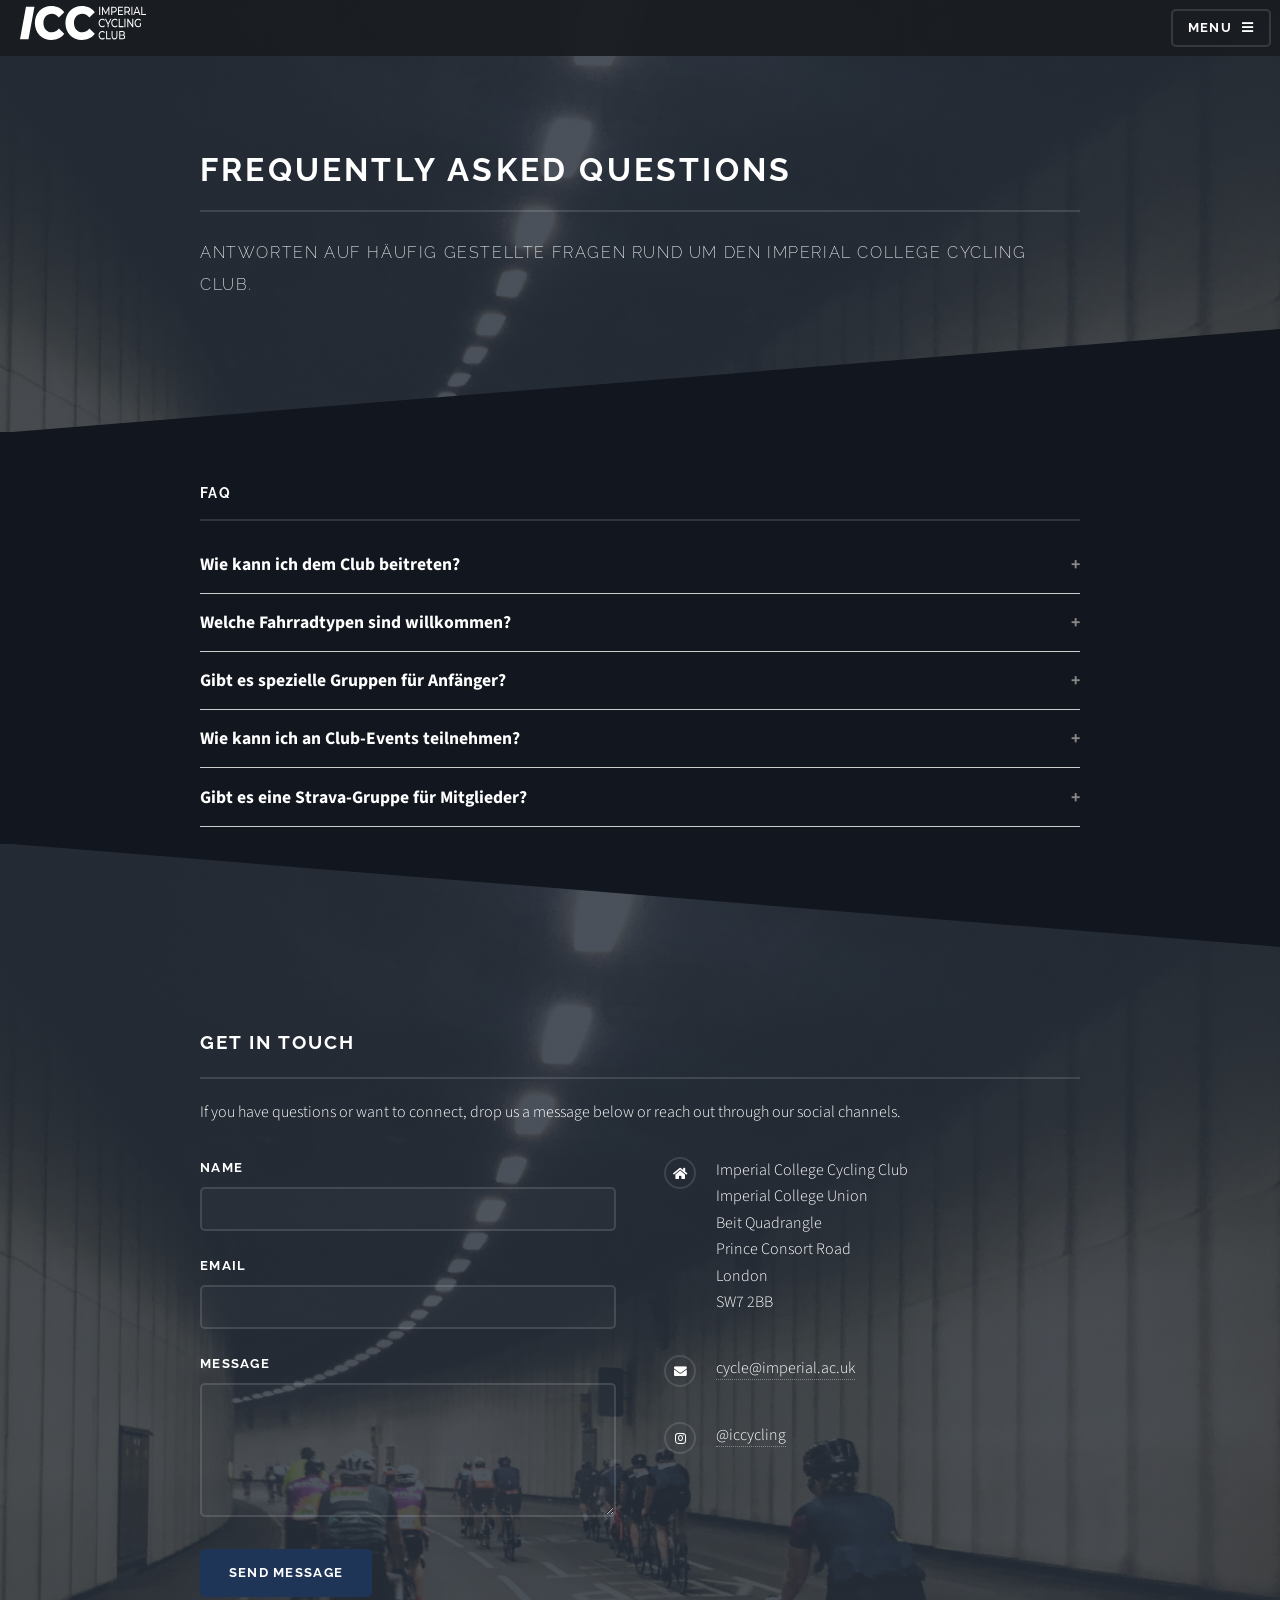
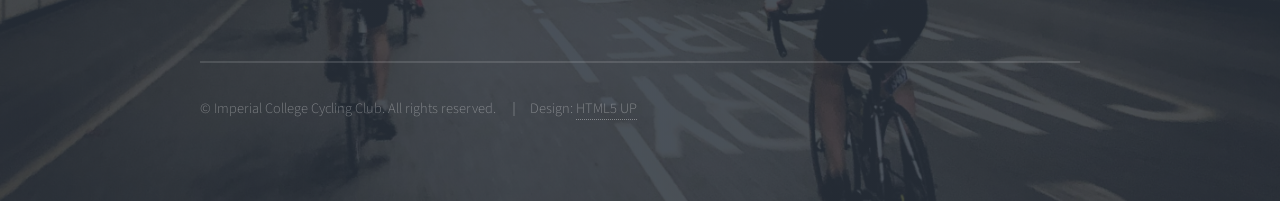
<file: faq.html>
<!DOCTYPE HTML>
<!--
	Solid State by HTML5 UP
	html5up.net | @ajlkn
	Free for personal and commercial use under the CCA 3.0 license (html5up.net/license)
-->
<html>
<head>
	<title>FAQ - Imperial College Cycling Club</title>
	<meta charset="utf-8" />
	<meta name="viewport" content="width=device-width, initial-scale=1, user-scalable=no" />
	<link rel="stylesheet" href="assets/css/main.css" />
	<noscript><link rel="stylesheet" href="assets/css/noscript.css" /></noscript>
</head>
<body class="faq is-preload">

	<!-- Page Wrapper -->
	<div id="page-wrapper">

		<!-- Header -->
		<header id="header">
			<h1>
				<a href="index.html">
					<img src="images/icc-logo.svg" alt="Imperial Cycling Club Logo" style="height: 40px; padding-top: 6px;">
				</a>
			</h1>
			<nav>
				<a href="#menu">Menu</a>
			</nav>
		</header>

		<!-- Menu -->
		<nav id="menu">
			<div class="inner">
				<h2>Menu</h2>
				<ul class="links">
					<li><a href="index.html">Home</a></li>
					<li><a href="about.html">About</a></li>
					<li><a href="road.html">Road biking</a></li>
					<li><a href="mtb.html">MTB</a></li>
					<li><a href="generic.html">Generic</a></li>
					<li><a href="elements.html">Elements</a></li>
					<li><a href="join.html">Join</a></li>	
				</ul>
				<a href="#" class="close">Close</a>
			</div>
		</nav>

		<!-- Main FAQ Section -->
		<section id="wrapper">
			<header>
				<div class="inner">
					<h2>Frequently Asked Questions</h2>
					<p>Antworten auf häufig gestellte Fragen rund um den Imperial College Cycling Club.</p>
				</div>
			</header>

			<div class="wrapper">
				<div class="inner">

					<h3 class="major">FAQ</h3>

					<div class="faq-item">
						<button class="faq-question">Wie kann ich dem Club beitreten?</button>
						<div class="faq-answer">
							<p>Du kannst dich über unsere <a href="join.html">Join-Seite</a> anmelden oder einfach bei einer unserer wöchentlichen Fahrten vorbeikommen und dich vor Ort anmelden.</p>
						</div>
					</div>

					<div class="faq-item">
						<button class="faq-question">Welche Fahrradtypen sind willkommen?</button>
						<div class="faq-answer">
							<p>Wir sind offen für alle Radtypen! Egal ob Rennrad, Mountainbike oder Gravelbike – bei uns findet jeder seinen Platz.</p>
						</div>
					</div>

					<div class="faq-item">
						<button class="faq-question">Gibt es spezielle Gruppen für Anfänger?</button>
						<div class="faq-answer">
							<p>Ja, wir haben Anfängersquads für Straße und MTB, in denen du sicher und in deinem Tempo lernen kannst.</p>
						</div>
					</div>

					<div class="faq-item">
						<button class="faq-question">Wie kann ich an Club-Events teilnehmen?</button>
						<div class="faq-answer">
							<p>Alle Events werden auf unserer Website und in unseren Social Media Kanälen angekündigt. Einfach anmelden und mitmachen!</p>
						</div>
					</div>

					<div class="faq-item">
						<button class="faq-question">Gibt es eine Strava-Gruppe für Mitglieder?</button>
						<div class="faq-answer">
							<p>Ja, Mitglieder erhalten den Link zur offiziellen Strava-Gruppe in der Willkommensmail.</p>
						</div>
					</div>

				</div>
			</div>
		</section>

		<!-- Footer -->
		<section id="footer">
			<div class="inner">
				<h2 class="major">Get in touch</h2>
				<p>If you have questions or want to connect, drop us a message below or reach out through our social channels.</p>
				<form method="post" action="#">
					<div class="fields">
						<div class="field">
							<label for="name">Name</label>
							<input type="text" name="name" id="name" />
						</div>
						<div class="field">
							<label for="email">Email</label>
							<input type="email" name="email" id="email" />
						</div>
						<div class="field">
							<label for="message">Message</label>
							<textarea name="message" id="message" rows="4"></textarea>
						</div>
					</div>
					<ul class="actions">
						<li><input type="submit" value="Send Message" class="primary" /></li>
					</ul>
				</form>

				<ul class="contact">
					<li class="icon solid fa-home">
						Imperial College Cycling Club<br />
						Imperial College Union<br />
						Beit Quadrangle<br />
						Prince Consort Road<br />
						London<br />
						SW7 2BB
					</li>
					<li class="icon solid fa-envelope">
						<a href="mailto:cycle@imperial.ac.uk">cycle@imperial.ac.uk</a>
					</li>
					<li class="icon brands fa-instagram">
						<a href="https://instagram.com/iccycling" target="_blank" rel="noopener">@iccycling</a>
					</li>
				</ul>

				<ul class="copyright">
					<li>&copy; Imperial College Cycling Club. All rights reserved.</li>
					<li>Design: <a href="http://html5up.net" target="_blank" rel="noopener">HTML5 UP</a></li>
				</ul>
			</div>
		</section>

	</div> <!-- End Page Wrapper -->

	<!-- FAQ Styles & Script -->
	<style>

		
 .faq-question {
  all: unset;
  cursor: pointer;
  display: flex;
  justify-content: space-between;
  align-items: center;
  padding: 0.8em 0;
  font-weight: 700;
  font-size: 1.1em;
  border-bottom: 1px solid var(--border-color, #ccc);

  /* Wichtig: volle Breite einnehmen */
  width: 100%;   
  box-sizing: border-box; /* Padding und Border mit einbeziehen */
}

.faq-question::after {
  content: "+";
  font-weight: 700;
  color: #888888; /* Grau */
  transition: transform 0.3s ease;
  margin-left: 0.5em;
  flex-shrink: 0;
}

.faq-answer {
  display: none;
  padding: 0.5em 0 1em 0;
  /* Standardfarbe aus dem Template verwenden oder weiß */
  /* Wenn im Template z.B. weißer Text gewünscht ist, dann: */
  color: #fff;  /* Weiß */
  /* Wenn Standard-Template-Farbe, dann kannst du auch einfach das entfernen oder: */
  /* color: inherit; */
}

  .faq-question:hover {
    color: var(--accent-color, #e76f51);
  }
 
  .faq-item.active .faq-question::after {
    content: "−"; /* Minus */
    transform: rotate(0deg);
  }

  .faq-item.active .faq-answer {
    display: block;
  }
</style>

<script>
  document.querySelectorAll('.faq-question').forEach(btn => {
    btn.addEventListener('click', () => {
      const item = btn.parentElement;
      const container = item.parentElement;
      container.querySelectorAll('.faq-item').forEach(i => {
        if(i !== item) i.classList.remove('active');
      });
      item.classList.toggle('active');
    });
  });
</script>


	<!-- Scripts -->
	<script src="assets/js/jquery.min.js"></script>
	<script src="assets/js/jquery.scrollex.min.js"></script>
	<script src="assets/js/browser.min.js"></script>
	<script src="assets/js/breakpoints.min.js"></script>
	<script src="assets/js/util.js"></script>
	<script src="assets/js/main.js"></script>

</body>
</html>
</file>
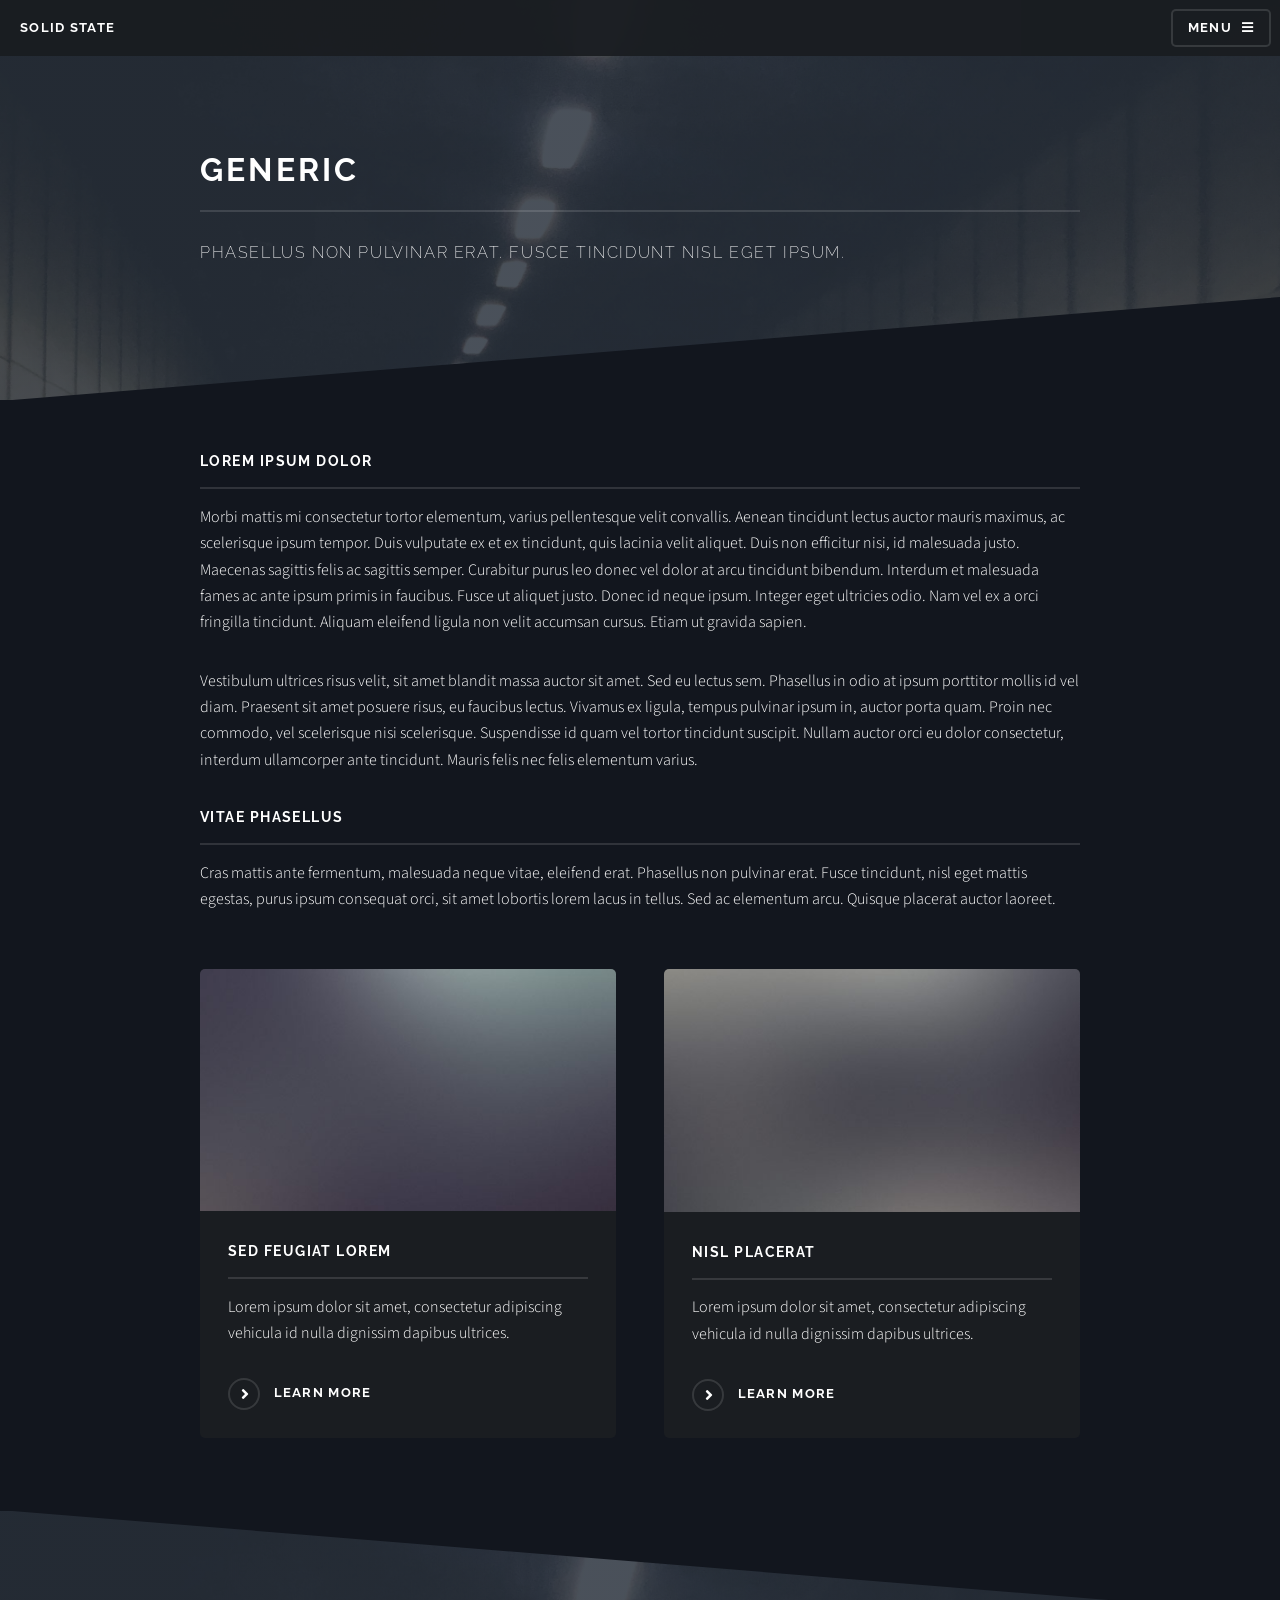
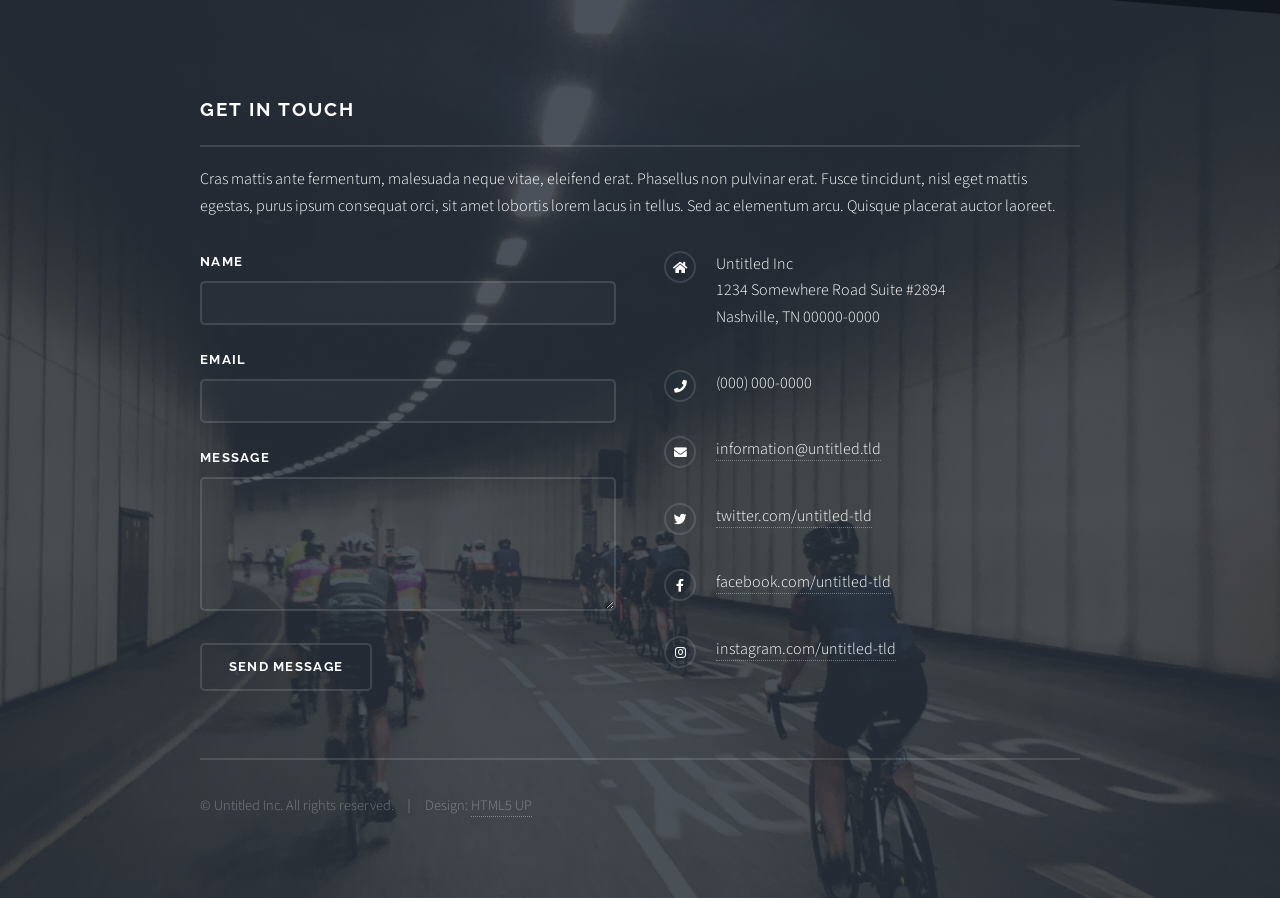
<file: generic.html>
<!DOCTYPE HTML>
<!--
	Solid State by HTML5 UP
	html5up.net | @ajlkn
	Free for personal and commercial use under the CCA 3.0 license (html5up.net/license)
-->
<html>
	<head>
		<title>Generic - Solid State by HTML5 UP</title>
		<meta charset="utf-8" />
		<meta name="viewport" content="width=device-width, initial-scale=1, user-scalable=no" />
		<link rel="stylesheet" href="assets/css/main.css" />
		<noscript><link rel="stylesheet" href="assets/css/noscript.css" /></noscript>
	</head>
	<body class="is-preload">

		<!-- Page Wrapper -->
			<div id="page-wrapper">

				<!-- Header -->
					<header id="header">
						<h1><a href="index.html">Solid State</a></h1>
						<nav>
							<a href="#menu">Menu</a>
						</nav>
					</header>

				<!-- Menu -->
					<nav id="menu">
						<div class="inner">
							<h2>Menu</h2>
							<ul class="links">
								<li><a href="index.html">Home</a></li>
								<li><a href="generic.html">Generic</a></li>
								<li><a href="elements.html">Elements</a></li>
								<li><a href="#">Log In</a></li>
								<li><a href="#">Sign Up</a></li>
							</ul>
							<a href="#" class="close">Close</a>
						</div>
					</nav>

				<!-- Wrapper -->
					<section id="wrapper">
						<header>
							<div class="inner">
								<h2>Generic</h2>
								<p>Phasellus non pulvinar erat. Fusce tincidunt nisl eget ipsum.</p>
							</div>
						</header>

						<!-- Content -->
							<div class="wrapper">
								<div class="inner">

									<h3 class="major">Lorem ipsum dolor</h3>
									<p>Morbi mattis mi consectetur tortor elementum, varius pellentesque velit convallis. Aenean tincidunt lectus auctor mauris maximus, ac scelerisque ipsum tempor. Duis vulputate ex et ex tincidunt, quis lacinia velit aliquet. Duis non efficitur nisi, id malesuada justo. Maecenas sagittis felis ac sagittis semper. Curabitur purus leo donec vel dolor at arcu tincidunt bibendum. Interdum et malesuada fames ac ante ipsum primis in faucibus. Fusce ut aliquet justo. Donec id neque ipsum. Integer eget ultricies odio. Nam vel ex a orci fringilla tincidunt. Aliquam eleifend ligula non velit accumsan cursus. Etiam ut gravida sapien.</p>

									<p>Vestibulum ultrices risus velit, sit amet blandit massa auctor sit amet. Sed eu lectus sem. Phasellus in odio at ipsum porttitor mollis id vel diam. Praesent sit amet posuere risus, eu faucibus lectus. Vivamus ex ligula, tempus pulvinar ipsum in, auctor porta quam. Proin nec commodo, vel scelerisque nisi scelerisque. Suspendisse id quam vel tortor tincidunt suscipit. Nullam auctor orci eu dolor consectetur, interdum ullamcorper ante tincidunt. Mauris felis nec felis elementum varius.</p>

									<h3 class="major">Vitae phasellus</h3>
									<p>Cras mattis ante fermentum, malesuada neque vitae, eleifend erat. Phasellus non pulvinar erat. Fusce tincidunt, nisl eget mattis egestas, purus ipsum consequat orci, sit amet lobortis lorem lacus in tellus. Sed ac elementum arcu. Quisque placerat auctor laoreet.</p>

									<section class="features">
										<article>
											<a href="#" class="image"><img src="images/pic04.jpg" alt="" /></a>
											<h3 class="major">Sed feugiat lorem</h3>
											<p>Lorem ipsum dolor sit amet, consectetur adipiscing vehicula id nulla dignissim dapibus ultrices.</p>
											<a href="#" class="special">Learn more</a>
										</article>
										<article>
											<a href="#" class="image"><img src="images/pic05.jpg" alt="" /></a>
											<h3 class="major">Nisl placerat</h3>
											<p>Lorem ipsum dolor sit amet, consectetur adipiscing vehicula id nulla dignissim dapibus ultrices.</p>
											<a href="#" class="special">Learn more</a>
										</article>
									</section>

								</div>
							</div>

					</section>

				<!-- Footer -->
					<section id="footer">
						<div class="inner">
							<h2 class="major">Get in touch</h2>
							<p>Cras mattis ante fermentum, malesuada neque vitae, eleifend erat. Phasellus non pulvinar erat. Fusce tincidunt, nisl eget mattis egestas, purus ipsum consequat orci, sit amet lobortis lorem lacus in tellus. Sed ac elementum arcu. Quisque placerat auctor laoreet.</p>
							<form method="post" action="#">
								<div class="fields">
									<div class="field">
										<label for="name">Name</label>
										<input type="text" name="name" id="name" />
									</div>
									<div class="field">
										<label for="email">Email</label>
										<input type="email" name="email" id="email" />
									</div>
									<div class="field">
										<label for="message">Message</label>
										<textarea name="message" id="message" rows="4"></textarea>
									</div>
								</div>
								<ul class="actions">
									<li><input type="submit" value="Send Message" /></li>
								</ul>
							</form>
							<ul class="contact">
								<li class="icon solid fa-home">
									Untitled Inc<br />
									1234 Somewhere Road Suite #2894<br />
									Nashville, TN 00000-0000
								</li>
								<li class="icon solid fa-phone">(000) 000-0000</li>
								<li class="icon solid fa-envelope"><a href="#">information@untitled.tld</a></li>
								<li class="icon brands fa-twitter"><a href="#">twitter.com/untitled-tld</a></li>
								<li class="icon brands fa-facebook-f"><a href="#">facebook.com/untitled-tld</a></li>
								<li class="icon brands fa-instagram"><a href="#">instagram.com/untitled-tld</a></li>
							</ul>
							<ul class="copyright">
								<li>&copy; Untitled Inc. All rights reserved.</li><li>Design: <a href="http://html5up.net">HTML5 UP</a></li>
							</ul>
						</div>
					</section>

			</div>

		<!-- Scripts -->
			<script src="assets/js/jquery.min.js"></script>
			<script src="assets/js/jquery.scrollex.min.js"></script>
			<script src="assets/js/browser.min.js"></script>
			<script src="assets/js/breakpoints.min.js"></script>
			<script src="assets/js/util.js"></script>
			<script src="assets/js/main.js"></script>

	</body>
</html>
</file>
<file: assets/css/noscript.css>
/*
	Solid State by HTML5 UP
	html5up.net | @ajlkn
	Free for personal and commercial use under the CCA 3.0 license (html5up.net/license)
*/

/* Banner */

	body.is-preload #banner .logo {
		-moz-transform: none;
		-webkit-transform: none;
		-ms-transform: none;
		transform: none;
		opacity: 1;
	}

	body.is-preload #banner h2 {
		opacity: 1;
		-moz-transform: none;
		-webkit-transform: none;
		-ms-transform: none;
		transform: none;
		-moz-filter: none;
		-webkit-filter: none;
		-ms-filter: none;
		filter: none;
	}

	body.is-preload #banner p {
		opacity: 01;
		-moz-transform: none;
		-webkit-transform: none;
		-ms-transform: none;
		transform: none;
		-moz-filter: none;
		-webkit-filter: none;
		-ms-filter: none;
		filter: none;
	}
</file>
<file: assets/css/main.css>
@import url(fontawesome-all.min.css);
@import url("https://fonts.googleapis.com/css?family=Raleway:200,700|Source+Sans+Pro:300,600,300italic,600italic");

/*
	Solid State by HTML5 UP
	html5up.net | @ajlkn
	Free for personal and commercial use under the CCA 3.0 license (html5up.net/license)
*/

html,
body,
div,
span,
applet,
object,
iframe,
h1,
h2,
h3,
h4,
h5,
h6,
p,
blockquote,
pre,
a,
abbr,
acronym,
address,
big,
cite,
code,
del,
dfn,
em,
img,
ins,
kbd,
q,
s,
samp,
small,
strike,
strong,
sub,
sup,
tt,
var,
b,
u,
i,
center,
dl,
dt,
dd,
ol,
ul,
li,
fieldset,
form,
label,
legend,
table,
caption,
tbody,
tfoot,
thead,
tr,
th,
td,
article,
aside,
canvas,
details,
embed,
figure,
figcaption,
footer,
header,
hgroup,
menu,
nav,
output,
ruby,
section,
summary,
time,
mark,
audio,
video {
	margin: 0;
	padding: 0;
	border: 0;
	font-size: 100%;
	font: inherit;
	vertical-align: baseline;
}

article,
aside,
details,
figcaption,
figure,
footer,
header,
hgroup,
menu,
nav,
section {
	display: block;
}

body {
	line-height: 1;
}

ol,
ul {
	list-style: none;
}

blockquote,
q {
	quotes: none;
}

blockquote:before,
blockquote:after,
q:before,
q:after {
	content: '';
	content: none;
}

table {
	border-collapse: collapse;
	border-spacing: 0;
}

body {
	-webkit-text-size-adjust: none;
}

mark {
	background-color: transparent;
	color: inherit;
}

input::-moz-focus-inner {
	border: 0;
	padding: 0;
}

input,
select,
textarea {
	-moz-appearance: none;
	-webkit-appearance: none;
	-ms-appearance: none;
	appearance: none;
}

/* Basic */

@-ms-viewport {
	width: device-width;
}

body {
	-ms-overflow-style: scrollbar;
}

@media screen and (max-width: 480px) {

	html,
	body {
		min-width: 320px;
	}

}

html {
	box-sizing: border-box;
}

*,
*:before,
*:after {
	box-sizing: inherit;
}

body {
  background-color: #2A323D;
  background-image:
    linear-gradient(to bottom, rgba(42, 50, 61, 0.85), rgba(42, 50, 61, 0.85)),
    url("../../images/bg.jpg");
  background-size: auto, cover;
  background-attachment: fixed, fixed;
  background-position: center, center;
}




body.is-preload *,
body.is-preload *:before,
body.is-preload *:after {
	-moz-animation: none !important;
	-webkit-animation: none !important;
	-ms-animation: none !important;
	animation: none !important;
	-moz-transition: none !important;
	-webkit-transition: none !important;
	-ms-transition: none !important;
	transition: none !important;
}

/* Type */

body,
input,
select,
textarea {
	color: #ffffff;
	font-family: "Source Sans Pro", Helvetica, sans-serif;
	font-size: 16.5pt;
	font-weight: 300;
	line-height: 1.65;
}

@media screen and (max-width: 1680px) {

	body,
	input,
	select,
	textarea {
		font-size: 13pt;
	}

}

@media screen and (max-width: 1280px) {

	body,
	input,
	select,
	textarea {
		font-size: 12pt;
	}

}

@media screen and (max-width: 980px) {

	body,
	input,
	select,
	textarea {
		font-size: 12pt;
	}

}

@media screen and (max-width: 736px) {

	body,
	input,
	select,
	textarea {
		font-size: 12pt;
	}

}

@media screen and (max-width: 480px) {

	body,
	input,
	select,
	textarea {
		font-size: 12pt;
	}

}

a {
	-moz-transition: color 0.2s ease-in-out, border-bottom-color 0.2s ease-in-out;
	-webkit-transition: color 0.2s ease-in-out, border-bottom-color 0.2s ease-in-out;
	-ms-transition: color 0.2s ease-in-out, border-bottom-color 0.2s ease-in-out;
	transition: color 0.2s ease-in-out, border-bottom-color 0.2s ease-in-out;
	border-bottom: dotted 1px rgba(255, 255, 255, 0.35);
	color: #ffffff;
	text-decoration: none;
}

a:hover {
	border-bottom-color: transparent;
	color: #ffffff !important;
}

a.special:not(.button) {
	text-decoration: none;
	border-bottom: 0;
	display: block;
	font-family: Raleway, Helvetica, sans-serif;
	font-size: 0.8em;
	font-weight: 700;
	letter-spacing: 0.1em;
	margin: 0 0 2em 0;
	text-transform: uppercase;
}

a.special:not(.button):before {
	-moz-osx-font-smoothing: grayscale;
	-webkit-font-smoothing: antialiased;
	display: inline-block;
	font-style: normal;
	font-variant: normal;
	text-rendering: auto;
	line-height: 1;
	text-transform: none !important;
	font-family: 'Font Awesome 5 Free';
	font-weight: 900;
}

a.special:not(.button):before {
	-moz-transition: background-color 0.2s ease-in-out;
	-webkit-transition: background-color 0.2s ease-in-out;
	-ms-transition: background-color 0.2s ease-in-out;
	transition: background-color 0.2s ease-in-out;
	border-radius: 100%;
	border: solid 2px rgba(255, 255, 255, 0.125);
	content: '\f105';
	display: inline-block;
	font-size: 1.25em;
	height: 2em;
	line-height: 1.75em;
	margin-right: 0.85em;
	text-align: center;
	text-indent: 0.15em;
	vertical-align: middle;
	width: 2em;
}

a.special:not(.button):hover:before {
	background-color: rgba(255, 255, 255, 0.025);
}

a.special:not(.button):active:before {
	background-color: rgba(255, 255, 255, 0.075);
}

strong,
b {
	color: #ffffff;
	font-weight: 600;
}

em,
i {
	font-style: italic;
}

p {
	margin: 0 0 2em 0;
}

h1,
h2,
h3,
h4,
h5,
h6 {
	color: #ffffff;
	font-family: Raleway, Helvetica, sans-serif;
	font-weight: 700;
	letter-spacing: 0.1em;
	margin: 0 0 1em 0;
	text-transform: uppercase;
}

h1 a,
h2 a,
h3 a,
h4 a,
h5 a,
h6 a {
	color: inherit;
	text-decoration: none;
	border-bottom: 0;
}

h1 span,
h2 span,
h3 span,
h4 span,
h5 span,
h6 span {
	font-weight: 200;
}

h1.major,
h2.major,
h3.major,
h4.major,
h5.major,
h6.major {
	padding-bottom: 1em;
	border-bottom: solid 2px rgba(255, 255, 255, 0.125);
}

h2 {
	font-size: 1.2em;
}

h3 {
	font-size: 0.9em;
}

h4 {
	font-size: 0.7em;
}

h5 {
	font-size: 0.7em;
}

h6 {
	font-size: 0.7em;
}

@media screen and (max-width: 736px) {

	h2 {
		font-size: 1em;
	}

	h3 {
		font-size: 0.8em;
	}

}

sub {
	font-size: 0.8em;
	position: relative;
	top: 0.5em;
}

sup {
	font-size: 0.8em;
	position: relative;
	top: -0.5em;
}

blockquote {
	border-left: solid 4px rgba(255, 255, 255, 0.125);
	font-style: italic;
	margin: 0 0 2em 0;
	padding: 0.5em 0 0.5em 2em;
}

code {
	background: rgba(255, 255, 255, 0.025);
	border-radius: 5px;
	border: solid 2px rgba(255, 255, 255, 0.125);
	font-family: "Courier New", monospace;
	font-size: 0.9em;
	margin: 0 0.25em;
	padding: 0.25em 0.65em;
}

pre {
	-webkit-overflow-scrolling: touch;
	font-family: "Courier New", monospace;
	font-size: 0.9em;
	margin: 0 0 2em 0;
}

pre code {
	display: block;
	line-height: 1.75em;
	padding: 1em 1.5em;
	overflow-x: auto;
}

hr {
	border: 0;
	border-bottom: solid 2px rgba(255, 255, 255, 0.125);
	margin: 2.5em 0;
}

hr.major {
	margin: 4em 0;
}

.align-left {
	text-align: left;
}

.align-center {
	text-align: center;
}

.align-right {
	text-align: right;
}

/* Row */

.row {
	display: flex;
	flex-wrap: wrap;
	box-sizing: border-box;
	align-items: stretch;
}

.row>* {
	box-sizing: border-box;
}

.row.gtr-uniform>*> :last-child {
	margin-bottom: 0;
}

.row.aln-left {
	justify-content: flex-start;
}

.row.aln-center {
	justify-content: center;
}

.row.aln-right {
	justify-content: flex-end;
}

.row.aln-top {
	align-items: flex-start;
}

.row.aln-middle {
	align-items: center;
}

.row.aln-bottom {
	align-items: flex-end;
}

.row>.imp {
	order: -1;
}

.row>.col-1 {
	width: 8.33333%;
}

.row>.off-1 {
	margin-left: 8.33333%;
}

.row>.col-2 {
	width: 16.66667%;
}

.row>.off-2 {
	margin-left: 16.66667%;
}

.row>.col-3 {
	width: 25%;
}

.row>.off-3 {
	margin-left: 25%;
}

.row>.col-4 {
	width: 33.33333%;
}

.row>.off-4 {
	margin-left: 33.33333%;
}

.row>.col-5 {
	width: 41.66667%;
}

.row>.off-5 {
	margin-left: 41.66667%;
}

.row>.col-6 {
	width: 50%;
}

.row>.off-6 {
	margin-left: 50%;
}

.row>.col-7 {
	width: 58.33333%;
}

.row>.off-7 {
	margin-left: 58.33333%;
}

.row>.col-8 {
	width: 66.66667%;
}

.row>.off-8 {
	margin-left: 66.66667%;
}

.row>.col-9 {
	width: 75%;
}

.row>.off-9 {
	margin-left: 75%;
}

.row>.col-10 {
	width: 83.33333%;
}

.row>.off-10 {
	margin-left: 83.33333%;
}

.row>.col-11 {
	width: 91.66667%;
}

.row>.off-11 {
	margin-left: 91.66667%;
}

.row>.col-12 {
	width: 100%;
}

.row>.off-12 {
	margin-left: 100%;
}

.row.gtr-0 {
	margin-top: 0;
	margin-left: 0em;
}

.row.gtr-0>* {
	padding: 0 0 0 0em;
}

.row.gtr-0.gtr-uniform {
	margin-top: 0em;
}

.row.gtr-0.gtr-uniform>* {
	padding-top: 0em;
}

.row.gtr-25 {
	margin-top: 0;
	margin-left: -0.4375em;
}

.row.gtr-25>* {
	padding: 0 0 0 0.4375em;
}

.row.gtr-25.gtr-uniform {
	margin-top: -0.4375em;
}

.row.gtr-25.gtr-uniform>* {
	padding-top: 0.4375em;
}

.row.gtr-50 {
	margin-top: 0;
	margin-left: -0.875em;
}

.row.gtr-50>* {
	padding: 0 0 0 0.875em;
}

.row.gtr-50.gtr-uniform {
	margin-top: -0.875em;
}

.row.gtr-50.gtr-uniform>* {
	padding-top: 0.875em;
}

.row {
	margin-top: 0;
	margin-left: -1.75em;
}

.row>* {
	padding: 0 0 0 1.75em;
}

.row.gtr-uniform {
	margin-top: -1.75em;
}

.row.gtr-uniform>* {
	padding-top: 1.75em;
}

.row.gtr-150 {
	margin-top: 0;
	margin-left: -2.625em;
}

.row.gtr-150>* {
	padding: 0 0 0 2.625em;
}

.row.gtr-150.gtr-uniform {
	margin-top: -2.625em;
}

.row.gtr-150.gtr-uniform>* {
	padding-top: 2.625em;
}

.row.gtr-200 {
	margin-top: 0;
	margin-left: -3.5em;
}

.row.gtr-200>* {
	padding: 0 0 0 3.5em;
}

.row.gtr-200.gtr-uniform {
	margin-top: -3.5em;
}

.row.gtr-200.gtr-uniform>* {
	padding-top: 3.5em;
}

@media screen and (max-width: 1680px) {

	.row {
		display: flex;
		flex-wrap: wrap;
		box-sizing: border-box;
		align-items: stretch;
	}

	.row>* {
		box-sizing: border-box;
	}

	.row.gtr-uniform>*> :last-child {
		margin-bottom: 0;
	}

	.row.aln-left {
		justify-content: flex-start;
	}

	.row.aln-center {
		justify-content: center;
	}

	.row.aln-right {
		justify-content: flex-end;
	}

	.row.aln-top {
		align-items: flex-start;
	}

	.row.aln-middle {
		align-items: center;
	}

	.row.aln-bottom {
		align-items: flex-end;
	}

	.row>.imp-xlarge {
		order: -1;
	}

	.row>.col-1-xlarge {
		width: 8.33333%;
	}

	.row>.off-1-xlarge {
		margin-left: 8.33333%;
	}

	.row>.col-2-xlarge {
		width: 16.66667%;
	}

	.row>.off-2-xlarge {
		margin-left: 16.66667%;
	}

	.row>.col-3-xlarge {
		width: 25%;
	}

	.row>.off-3-xlarge {
		margin-left: 25%;
	}

	.row>.col-4-xlarge {
		width: 33.33333%;
	}

	.row>.off-4-xlarge {
		margin-left: 33.33333%;
	}

	.row>.col-5-xlarge {
		width: 41.66667%;
	}

	.row>.off-5-xlarge {
		margin-left: 41.66667%;
	}

	.row>.col-6-xlarge {
		width: 50%;
	}

	.row>.off-6-xlarge {
		margin-left: 50%;
	}

	.row>.col-7-xlarge {
		width: 58.33333%;
	}

	.row>.off-7-xlarge {
		margin-left: 58.33333%;
	}

	.row>.col-8-xlarge {
		width: 66.66667%;
	}

	.row>.off-8-xlarge {
		margin-left: 66.66667%;
	}

	.row>.col-9-xlarge {
		width: 75%;
	}

	.row>.off-9-xlarge {
		margin-left: 75%;
	}

	.row>.col-10-xlarge {
		width: 83.33333%;
	}

	.row>.off-10-xlarge {
		margin-left: 83.33333%;
	}

	.row>.col-11-xlarge {
		width: 91.66667%;
	}

	.row>.off-11-xlarge {
		margin-left: 91.66667%;
	}

	.row>.col-12-xlarge {
		width: 100%;
	}

	.row>.off-12-xlarge {
		margin-left: 100%;
	}

	.row.gtr-0 {
		margin-top: 0;
		margin-left: 0em;
	}

	.row.gtr-0>* {
		padding: 0 0 0 0em;
	}

	.row.gtr-0.gtr-uniform {
		margin-top: 0em;
	}

	.row.gtr-0.gtr-uniform>* {
		padding-top: 0em;
	}

	.row.gtr-25 {
		margin-top: 0;
		margin-left: -0.4375em;
	}

	.row.gtr-25>* {
		padding: 0 0 0 0.4375em;
	}

	.row.gtr-25.gtr-uniform {
		margin-top: -0.4375em;
	}

	.row.gtr-25.gtr-uniform>* {
		padding-top: 0.4375em;
	}

	.row.gtr-50 {
		margin-top: 0;
		margin-left: -0.875em;
	}

	.row.gtr-50>* {
		padding: 0 0 0 0.875em;
	}

	.row.gtr-50.gtr-uniform {
		margin-top: -0.875em;
	}

	.row.gtr-50.gtr-uniform>* {
		padding-top: 0.875em;
	}

	.row {
		margin-top: 0;
		margin-left: -1.75em;
	}

	.row>* {
		padding: 0 0 0 1.75em;
	}

	.row.gtr-uniform {
		margin-top: -1.75em;
	}

	.row.gtr-uniform>* {
		padding-top: 1.75em;
	}

	.row.gtr-150 {
		margin-top: 0;
		margin-left: -2.625em;
	}

	.row.gtr-150>* {
		padding: 0 0 0 2.625em;
	}

	.row.gtr-150.gtr-uniform {
		margin-top: -2.625em;
	}

	.row.gtr-150.gtr-uniform>* {
		padding-top: 2.625em;
	}

	.row.gtr-200 {
		margin-top: 0;
		margin-left: -3.5em;
	}

	.row.gtr-200>* {
		padding: 0 0 0 3.5em;
	}

	.row.gtr-200.gtr-uniform {
		margin-top: -3.5em;
	}

	.row.gtr-200.gtr-uniform>* {
		padding-top: 3.5em;
	}

}

@media screen and (max-width: 1280px) {

	.row {
		display: flex;
		flex-wrap: wrap;
		box-sizing: border-box;
		align-items: stretch;
	}

	.row>* {
		box-sizing: border-box;
	}

	.row.gtr-uniform>*> :last-child {
		margin-bottom: 0;
	}

	.row.aln-left {
		justify-content: flex-start;
	}

	.row.aln-center {
		justify-content: center;
	}

	.row.aln-right {
		justify-content: flex-end;
	}

	.row.aln-top {
		align-items: flex-start;
	}

	.row.aln-middle {
		align-items: center;
	}

	.row.aln-bottom {
		align-items: flex-end;
	}

	.row>.imp-large {
		order: -1;
	}

	.row>.col-1-large {
		width: 8.33333%;
	}

	.row>.off-1-large {
		margin-left: 8.33333%;
	}

	.row>.col-2-large {
		width: 16.66667%;
	}

	.row>.off-2-large {
		margin-left: 16.66667%;
	}

	.row>.col-3-large {
		width: 25%;
	}

	.row>.off-3-large {
		margin-left: 25%;
	}

	.row>.col-4-large {
		width: 33.33333%;
	}

	.row>.off-4-large {
		margin-left: 33.33333%;
	}

	.row>.col-5-large {
		width: 41.66667%;
	}

	.row>.off-5-large {
		margin-left: 41.66667%;
	}

	.row>.col-6-large {
		width: 50%;
	}

	.row>.off-6-large {
		margin-left: 50%;
	}

	.row>.col-7-large {
		width: 58.33333%;
	}

	.row>.off-7-large {
		margin-left: 58.33333%;
	}

	.row>.col-8-large {
		width: 66.66667%;
	}

	.row>.off-8-large {
		margin-left: 66.66667%;
	}

	.row>.col-9-large {
		width: 75%;
	}

	.row>.off-9-large {
		margin-left: 75%;
	}

	.row>.col-10-large {
		width: 83.33333%;
	}

	.row>.off-10-large {
		margin-left: 83.33333%;
	}

	.row>.col-11-large {
		width: 91.66667%;
	}

	.row>.off-11-large {
		margin-left: 91.66667%;
	}

	.row>.col-12-large {
		width: 100%;
	}

	.row>.off-12-large {
		margin-left: 100%;
	}

	.row.gtr-0 {
		margin-top: 0;
		margin-left: 0em;
	}

	.row.gtr-0>* {
		padding: 0 0 0 0em;
	}

	.row.gtr-0.gtr-uniform {
		margin-top: 0em;
	}

	.row.gtr-0.gtr-uniform>* {
		padding-top: 0em;
	}

	.row.gtr-25 {
		margin-top: 0;
		margin-left: -0.4375em;
	}

	.row.gtr-25>* {
		padding: 0 0 0 0.4375em;
	}

	.row.gtr-25.gtr-uniform {
		margin-top: -0.4375em;
	}

	.row.gtr-25.gtr-uniform>* {
		padding-top: 0.4375em;
	}

	.row.gtr-50 {
		margin-top: 0;
		margin-left: -0.875em;
	}

	.row.gtr-50>* {
		padding: 0 0 0 0.875em;
	}

	.row.gtr-50.gtr-uniform {
		margin-top: -0.875em;
	}

	.row.gtr-50.gtr-uniform>* {
		padding-top: 0.875em;
	}

	.row {
		margin-top: 0;
		margin-left: -1.75em;
	}

	.row>* {
		padding: 0 0 0 1.75em;
	}

	.row.gtr-uniform {
		margin-top: -1.75em;
	}

	.row.gtr-uniform>* {
		padding-top: 1.75em;
	}

	.row.gtr-150 {
		margin-top: 0;
		margin-left: -2.625em;
	}

	.row.gtr-150>* {
		padding: 0 0 0 2.625em;
	}

	.row.gtr-150.gtr-uniform {
		margin-top: -2.625em;
	}

	.row.gtr-150.gtr-uniform>* {
		padding-top: 2.625em;
	}

	.row.gtr-200 {
		margin-top: 0;
		margin-left: -3.5em;
	}

	.row.gtr-200>* {
		padding: 0 0 0 3.5em;
	}

	.row.gtr-200.gtr-uniform {
		margin-top: -3.5em;
	}

	.row.gtr-200.gtr-uniform>* {
		padding-top: 3.5em;
	}

}

@media screen and (max-width: 980px) {

	.row {
		display: flex;
		flex-wrap: wrap;
		box-sizing: border-box;
		align-items: stretch;
	}

	.row>* {
		box-sizing: border-box;
	}

	.row.gtr-uniform>*> :last-child {
		margin-bottom: 0;
	}

	.row.aln-left {
		justify-content: flex-start;
	}

	.row.aln-center {
		justify-content: center;
	}

	.row.aln-right {
		justify-content: flex-end;
	}

	.row.aln-top {
		align-items: flex-start;
	}

	.row.aln-middle {
		align-items: center;
	}

	.row.aln-bottom {
		align-items: flex-end;
	}

	.row>.imp-medium {
		order: -1;
	}

	.row>.col-1-medium {
		width: 8.33333%;
	}

	.row>.off-1-medium {
		margin-left: 8.33333%;
	}

	.row>.col-2-medium {
		width: 16.66667%;
	}

	.row>.off-2-medium {
		margin-left: 16.66667%;
	}

	.row>.col-3-medium {
		width: 25%;
	}

	.row>.off-3-medium {
		margin-left: 25%;
	}

	.row>.col-4-medium {
		width: 33.33333%;
	}

	.row>.off-4-medium {
		margin-left: 33.33333%;
	}

	.row>.col-5-medium {
		width: 41.66667%;
	}

	.row>.off-5-medium {
		margin-left: 41.66667%;
	}

	.row>.col-6-medium {
		width: 50%;
	}

	.row>.off-6-medium {
		margin-left: 50%;
	}

	.row>.col-7-medium {
		width: 58.33333%;
	}

	.row>.off-7-medium {
		margin-left: 58.33333%;
	}

	.row>.col-8-medium {
		width: 66.66667%;
	}

	.row>.off-8-medium {
		margin-left: 66.66667%;
	}

	.row>.col-9-medium {
		width: 75%;
	}

	.row>.off-9-medium {
		margin-left: 75%;
	}

	.row>.col-10-medium {
		width: 83.33333%;
	}

	.row>.off-10-medium {
		margin-left: 83.33333%;
	}

	.row>.col-11-medium {
		width: 91.66667%;
	}

	.row>.off-11-medium {
		margin-left: 91.66667%;
	}

	.row>.col-12-medium {
		width: 100%;
	}

	.row>.off-12-medium {
		margin-left: 100%;
	}

	.row.gtr-0 {
		margin-top: 0;
		margin-left: 0em;
	}

	.row.gtr-0>* {
		padding: 0 0 0 0em;
	}

	.row.gtr-0.gtr-uniform {
		margin-top: 0em;
	}

	.row.gtr-0.gtr-uniform>* {
		padding-top: 0em;
	}

	.row.gtr-25 {
		margin-top: 0;
		margin-left: -0.4375em;
	}

	.row.gtr-25>* {
		padding: 0 0 0 0.4375em;
	}

	.row.gtr-25.gtr-uniform {
		margin-top: -0.4375em;
	}

	.row.gtr-25.gtr-uniform>* {
		padding-top: 0.4375em;
	}

	.row.gtr-50 {
		margin-top: 0;
		margin-left: -0.875em;
	}

	.row.gtr-50>* {
		padding: 0 0 0 0.875em;
	}

	.row.gtr-50.gtr-uniform {
		margin-top: -0.875em;
	}

	.row.gtr-50.gtr-uniform>* {
		padding-top: 0.875em;
	}

	.row {
		margin-top: 0;
		margin-left: -1.75em;
	}

	.row>* {
		padding: 0 0 0 1.75em;
	}

	.row.gtr-uniform {
		margin-top: -1.75em;
	}

	.row.gtr-uniform>* {
		padding-top: 1.75em;
	}

	.row.gtr-150 {
		margin-top: 0;
		margin-left: -2.625em;
	}

	.row.gtr-150>* {
		padding: 0 0 0 2.625em;
	}

	.row.gtr-150.gtr-uniform {
		margin-top: -2.625em;
	}

	.row.gtr-150.gtr-uniform>* {
		padding-top: 2.625em;
	}

	.row.gtr-200 {
		margin-top: 0;
		margin-left: -3.5em;
	}

	.row.gtr-200>* {
		padding: 0 0 0 3.5em;
	}

	.row.gtr-200.gtr-uniform {
		margin-top: -3.5em;
	}

	.row.gtr-200.gtr-uniform>* {
		padding-top: 3.5em;
	}

}

@media screen and (max-width: 736px) {

	.row {
		display: flex;
		flex-wrap: wrap;
		box-sizing: border-box;
		align-items: stretch;
	}

	.row>* {
		box-sizing: border-box;
	}

	.row.gtr-uniform>*> :last-child {
		margin-bottom: 0;
	}

	.row.aln-left {
		justify-content: flex-start;
	}

	.row.aln-center {
		justify-content: center;
	}

	.row.aln-right {
		justify-content: flex-end;
	}

	.row.aln-top {
		align-items: flex-start;
	}

	.row.aln-middle {
		align-items: center;
	}

	.row.aln-bottom {
		align-items: flex-end;
	}

	.row>.imp-small {
		order: -1;
	}

	.row>.col-1-small {
		width: 8.33333%;
	}

	.row>.off-1-small {
		margin-left: 8.33333%;
	}

	.row>.col-2-small {
		width: 16.66667%;
	}

	.row>.off-2-small {
		margin-left: 16.66667%;
	}

	.row>.col-3-small {
		width: 25%;
	}

	.row>.off-3-small {
		margin-left: 25%;
	}

	.row>.col-4-small {
		width: 33.33333%;
	}

	.row>.off-4-small {
		margin-left: 33.33333%;
	}

	.row>.col-5-small {
		width: 41.66667%;
	}

	.row>.off-5-small {
		margin-left: 41.66667%;
	}

	.row>.col-6-small {
		width: 50%;
	}

	.row>.off-6-small {
		margin-left: 50%;
	}

	.row>.col-7-small {
		width: 58.33333%;
	}

	.row>.off-7-small {
		margin-left: 58.33333%;
	}

	.row>.col-8-small {
		width: 66.66667%;
	}

	.row>.off-8-small {
		margin-left: 66.66667%;
	}

	.row>.col-9-small {
		width: 75%;
	}

	.row>.off-9-small {
		margin-left: 75%;
	}

	.row>.col-10-small {
		width: 83.33333%;
	}

	.row>.off-10-small {
		margin-left: 83.33333%;
	}

	.row>.col-11-small {
		width: 91.66667%;
	}

	.row>.off-11-small {
		margin-left: 91.66667%;
	}

	.row>.col-12-small {
		width: 100%;
	}

	.row>.off-12-small {
		margin-left: 100%;
	}

	.row.gtr-0 {
		margin-top: 0;
		margin-left: 0em;
	}

	.row.gtr-0>* {
		padding: 0 0 0 0em;
	}

	.row.gtr-0.gtr-uniform {
		margin-top: 0em;
	}

	.row.gtr-0.gtr-uniform>* {
		padding-top: 0em;
	}

	.row.gtr-25 {
		margin-top: 0;
		margin-left: -0.3125em;
	}

	.row.gtr-25>* {
		padding: 0 0 0 0.3125em;
	}

	.row.gtr-25.gtr-uniform {
		margin-top: -0.3125em;
	}

	.row.gtr-25.gtr-uniform>* {
		padding-top: 0.3125em;
	}

	.row.gtr-50 {
		margin-top: 0;
		margin-left: -0.625em;
	}

	.row.gtr-50>* {
		padding: 0 0 0 0.625em;
	}

	.row.gtr-50.gtr-uniform {
		margin-top: -0.625em;
	}

	.row.gtr-50.gtr-uniform>* {
		padding-top: 0.625em;
	}

	.row {
		margin-top: 0;
		margin-left: -1.25em;
	}

	.row>* {
		padding: 0 0 0 1.25em;
	}

	.row.gtr-uniform {
		margin-top: -1.25em;
	}

	.row.gtr-uniform>* {
		padding-top: 1.25em;
	}

	.row.gtr-150 {
		margin-top: 0;
		margin-left: -1.875em;
	}

	.row.gtr-150>* {
		padding: 0 0 0 1.875em;
	}

	.row.gtr-150.gtr-uniform {
		margin-top: -1.875em;
	}

	.row.gtr-150.gtr-uniform>* {
		padding-top: 1.875em;
	}

	.row.gtr-200 {
		margin-top: 0;
		margin-left: -2.5em;
	}

	.row.gtr-200>* {
		padding: 0 0 0 2.5em;
	}

	.row.gtr-200.gtr-uniform {
		margin-top: -2.5em;
	}

	.row.gtr-200.gtr-uniform>* {
		padding-top: 2.5em;
	}

}

@media screen and (max-width: 480px) {

	.row {
		display: flex;
		flex-wrap: wrap;
		box-sizing: border-box;
		align-items: stretch;
	}

	.row>* {
		box-sizing: border-box;
	}

	.row.gtr-uniform>*> :last-child {
		margin-bottom: 0;
	}

	.row.aln-left {
		justify-content: flex-start;
	}

	.row.aln-center {
		justify-content: center;
	}

	.row.aln-right {
		justify-content: flex-end;
	}

	.row.aln-top {
		align-items: flex-start;
	}

	.row.aln-middle {
		align-items: center;
	}

	.row.aln-bottom {
		align-items: flex-end;
	}

	.row>.imp-xsmall {
		order: -1;
	}

	.row>.col-1-xsmall {
		width: 8.33333%;
	}

	.row>.off-1-xsmall {
		margin-left: 8.33333%;
	}

	.row>.col-2-xsmall {
		width: 16.66667%;
	}

	.row>.off-2-xsmall {
		margin-left: 16.66667%;
	}

	.row>.col-3-xsmall {
		width: 25%;
	}

	.row>.off-3-xsmall {
		margin-left: 25%;
	}

	.row>.col-4-xsmall {
		width: 33.33333%;
	}

	.row>.off-4-xsmall {
		margin-left: 33.33333%;
	}

	.row>.col-5-xsmall {
		width: 41.66667%;
	}

	.row>.off-5-xsmall {
		margin-left: 41.66667%;
	}

	.row>.col-6-xsmall {
		width: 50%;
	}

	.row>.off-6-xsmall {
		margin-left: 50%;
	}

	.row>.col-7-xsmall {
		width: 58.33333%;
	}

	.row>.off-7-xsmall {
		margin-left: 58.33333%;
	}

	.row>.col-8-xsmall {
		width: 66.66667%;
	}

	.row>.off-8-xsmall {
		margin-left: 66.66667%;
	}

	.row>.col-9-xsmall {
		width: 75%;
	}

	.row>.off-9-xsmall {
		margin-left: 75%;
	}

	.row>.col-10-xsmall {
		width: 83.33333%;
	}

	.row>.off-10-xsmall {
		margin-left: 83.33333%;
	}

	.row>.col-11-xsmall {
		width: 91.66667%;
	}

	.row>.off-11-xsmall {
		margin-left: 91.66667%;
	}

	.row>.col-12-xsmall {
		width: 100%;
	}

	.row>.off-12-xsmall {
		margin-left: 100%;
	}

	.row.gtr-0 {
		margin-top: 0;
		margin-left: 0em;
	}

	.row.gtr-0>* {
		padding: 0 0 0 0em;
	}

	.row.gtr-0.gtr-uniform {
		margin-top: 0em;
	}

	.row.gtr-0.gtr-uniform>* {
		padding-top: 0em;
	}

	.row.gtr-25 {
		margin-top: 0;
		margin-left: -0.3125em;
	}

	.row.gtr-25>* {
		padding: 0 0 0 0.3125em;
	}

	.row.gtr-25.gtr-uniform {
		margin-top: -0.3125em;
	}

	.row.gtr-25.gtr-uniform>* {
		padding-top: 0.3125em;
	}

	.row.gtr-50 {
		margin-top: 0;
		margin-left: -0.625em;
	}

	.row.gtr-50>* {
		padding: 0 0 0 0.625em;
	}

	.row.gtr-50.gtr-uniform {
		margin-top: -0.625em;
	}

	.row.gtr-50.gtr-uniform>* {
		padding-top: 0.625em;
	}

	.row {
		margin-top: 0;
		margin-left: -1.25em;
	}

	.row>* {
		padding: 0 0 0 1.25em;
	}

	.row.gtr-uniform {
		margin-top: -1.25em;
	}

	.row.gtr-uniform>* {
		padding-top: 1.25em;
	}

	.row.gtr-150 {
		margin-top: 0;
		margin-left: -1.875em;
	}

	.row.gtr-150>* {
		padding: 0 0 0 1.875em;
	}

	.row.gtr-150.gtr-uniform {
		margin-top: -1.875em;
	}

	.row.gtr-150.gtr-uniform>* {
		padding-top: 1.875em;
	}

	.row.gtr-200 {
		margin-top: 0;
		margin-left: -2.5em;
	}

	.row.gtr-200>* {
		padding: 0 0 0 2.5em;
	}

	.row.gtr-200.gtr-uniform {
		margin-top: -2.5em;
	}

	.row.gtr-200.gtr-uniform>* {
		padding-top: 2.5em;
	}

}

@media screen and (max-width: 360px) {

	.row {
		display: flex;
		flex-wrap: wrap;
		box-sizing: border-box;
		align-items: stretch;
	}

	.row>* {
		box-sizing: border-box;
	}

	.row.gtr-uniform>*> :last-child {
		margin-bottom: 0;
	}

	.row.aln-left {
		justify-content: flex-start;
	}

	.row.aln-center {
		justify-content: center;
	}

	.row.aln-right {
		justify-content: flex-end;
	}

	.row.aln-top {
		align-items: flex-start;
	}

	.row.aln-middle {
		align-items: center;
	}

	.row.aln-bottom {
		align-items: flex-end;
	}

	.row>.imp-xxsmall {
		order: -1;
	}

	.row>.col-1-xxsmall {
		width: 8.33333%;
	}

	.row>.off-1-xxsmall {
		margin-left: 8.33333%;
	}

	.row>.col-2-xxsmall {
		width: 16.66667%;
	}

	.row>.off-2-xxsmall {
		margin-left: 16.66667%;
	}

	.row>.col-3-xxsmall {
		width: 25%;
	}

	.row>.off-3-xxsmall {
		margin-left: 25%;
	}

	.row>.col-4-xxsmall {
		width: 33.33333%;
	}

	.row>.off-4-xxsmall {
		margin-left: 33.33333%;
	}

	.row>.col-5-xxsmall {
		width: 41.66667%;
	}

	.row>.off-5-xxsmall {
		margin-left: 41.66667%;
	}

	.row>.col-6-xxsmall {
		width: 50%;
	}

	.row>.off-6-xxsmall {
		margin-left: 50%;
	}

	.row>.col-7-xxsmall {
		width: 58.33333%;
	}

	.row>.off-7-xxsmall {
		margin-left: 58.33333%;
	}

	.row>.col-8-xxsmall {
		width: 66.66667%;
	}

	.row>.off-8-xxsmall {
		margin-left: 66.66667%;
	}

	.row>.col-9-xxsmall {
		width: 75%;
	}

	.row>.off-9-xxsmall {
		margin-left: 75%;
	}

	.row>.col-10-xxsmall {
		width: 83.33333%;
	}

	.row>.off-10-xxsmall {
		margin-left: 83.33333%;
	}

	.row>.col-11-xxsmall {
		width: 91.66667%;
	}

	.row>.off-11-xxsmall {
		margin-left: 91.66667%;
	}

	.row>.col-12-xxsmall {
		width: 100%;
	}

	.row>.off-12-xxsmall {
		margin-left: 100%;
	}

	.row.gtr-0 {
		margin-top: 0;
		margin-left: 0em;
	}

	.row.gtr-0>* {
		padding: 0 0 0 0em;
	}

	.row.gtr-0.gtr-uniform {
		margin-top: 0em;
	}

	.row.gtr-0.gtr-uniform>* {
		padding-top: 0em;
	}

	.row.gtr-25 {
		margin-top: 0;
		margin-left: -0.3125em;
	}

	.row.gtr-25>* {
		padding: 0 0 0 0.3125em;
	}

	.row.gtr-25.gtr-uniform {
		margin-top: -0.3125em;
	}

	.row.gtr-25.gtr-uniform>* {
		padding-top: 0.3125em;
	}

	.row.gtr-50 {
		margin-top: 0;
		margin-left: -0.625em;
	}

	.row.gtr-50>* {
		padding: 0 0 0 0.625em;
	}

	.row.gtr-50.gtr-uniform {
		margin-top: -0.625em;
	}

	.row.gtr-50.gtr-uniform>* {
		padding-top: 0.625em;
	}

	.row {
		margin-top: 0;
		margin-left: -1.25em;
	}

	.row>* {
		padding: 0 0 0 1.25em;
	}

	.row.gtr-uniform {
		margin-top: -1.25em;
	}

	.row.gtr-uniform>* {
		padding-top: 1.25em;
	}

	.row.gtr-150 {
		margin-top: 0;
		margin-left: -1.875em;
	}

	.row.gtr-150>* {
		padding: 0 0 0 1.875em;
	}

	.row.gtr-150.gtr-uniform {
		margin-top: -1.875em;
	}

	.row.gtr-150.gtr-uniform>* {
		padding-top: 1.875em;
	}

	.row.gtr-200 {
		margin-top: 0;
		margin-left: -2.5em;
	}

	.row.gtr-200>* {
		padding: 0 0 0 2.5em;
	}

	.row.gtr-200.gtr-uniform {
		margin-top: -2.5em;
	}

	.row.gtr-200.gtr-uniform>* {
		padding-top: 2.5em;
	}

}

/* Section/Article */

section.special,
article.special {
	text-align: center;
}

/* Form */

form {
	margin: 0 0 2em 0;
}

form> :last-child {
	margin-bottom: 0;
}

form>.fields {
	display: -moz-flex;
	display: -webkit-flex;
	display: -ms-flex;
	display: flex;
	-moz-flex-wrap: wrap;
	-webkit-flex-wrap: wrap;
	-ms-flex-wrap: wrap;
	flex-wrap: wrap;
	width: calc(100% + 3em);
	margin: -1.5em 0 2em -1.5em;
}

form>.fields>.field {
	-moz-flex-grow: 0;
	-webkit-flex-grow: 0;
	-ms-flex-grow: 0;
	flex-grow: 0;
	-moz-flex-shrink: 0;
	-webkit-flex-shrink: 0;
	-ms-flex-shrink: 0;
	flex-shrink: 0;
	padding: 1.5em 0 0 1.5em;
	width: calc(100% - 1.5em);
}

form>.fields>.field.half {
	width: calc(50% - 0.75em);
}

form>.fields>.field.third {
	width: calc(100%/3 - 0.5em);
}

form>.fields>.field.quarter {
	width: calc(25% - 0.375em);
}

@media screen and (max-width: 480px) {

	form>.fields {
		width: calc(100% + 3em);
		margin: -1.5em 0 2em -1.5em;
	}

	form>.fields>.field {
		padding: 1.5em 0 0 1.5em;
		width: calc(100% - 1.5em);
	}

	form>.fields>.field.half {
		width: calc(100% - 1.5em);
	}

	form>.fields>.field.third {
		width: calc(100% - 1.5em);
	}

	form>.fields>.field.quarter {
		width: calc(100% - 1.5em);
	}

}

label {
	color: #ffffff;
	display: block;
	font-family: Raleway, Helvetica, sans-serif;
	font-size: 0.8em;
	font-weight: 700;
	letter-spacing: 0.1em;
	margin: 0 0 0.7em 0;
	text-transform: uppercase;
}

input[type="text"],
input[type="password"],
input[type="email"],
input[type="tel"],
select,
textarea {
	-moz-appearance: none;
	-webkit-appearance: none;
	-ms-appearance: none;
	appearance: none;
	background: rgba(255, 255, 255, 0.025);
	border-radius: 5px;
	border: none;
	border: solid 2px rgba(255, 255, 255, 0.125);
	color: inherit;
	display: block;
	outline: 0;
	padding: 0 1em;
	text-decoration: none;
	width: 100%;
}

input[type="text"]:invalid,
input[type="password"]:invalid,
input[type="email"]:invalid,
input[type="tel"]:invalid,
select:invalid,
textarea:invalid {
	box-shadow: none;
}

input[type="text"]:focus,
input[type="password"]:focus,
input[type="email"]:focus,
input[type="tel"]:focus,
select:focus,
textarea:focus {
	border-color: #ffffff;
}

select {
	background-image: url("data:image/svg+xml;charset=utf8,%3Csvg xmlns='http://www.w3.org/2000/svg' width='40' height='40' preserveAspectRatio='none' viewBox='0 0 40 40'%3E%3Cpath d='M9.4,12.3l10.4,10.4l10.4-10.4c0.2-0.2,0.5-0.4,0.9-0.4c0.3,0,0.6,0.1,0.9,0.4l3.3,3.3c0.2,0.2,0.4,0.5,0.4,0.9 c0,0.4-0.1,0.6-0.4,0.9L20.7,31.9c-0.2,0.2-0.5,0.4-0.9,0.4c-0.3,0-0.6-0.1-0.9-0.4L4.3,17.3c-0.2-0.2-0.4-0.5-0.4-0.9 c0-0.4,0.1-0.6,0.4-0.9l3.3-3.3c0.2-0.2,0.5-0.4,0.9-0.4S9.1,12.1,9.4,12.3z' fill='rgba(255, 255, 255, 0.125)' /%3E%3C/svg%3E");
	background-size: 1.25rem;
	background-repeat: no-repeat;
	background-position: calc(100% - 1rem) center;
	height: 2.75em;
	padding-right: 2.75em;
	text-overflow: ellipsis;
}

select option {
	color: #ffffff;
	background: #2e3141;
}

select:focus::-ms-value {
	background-color: transparent;
}

select::-ms-expand {
	display: none;
}

input[type="text"],
input[type="password"],
input[type="email"],
select {
	height: 2.75em;
}

textarea {
	padding: 0.75em 1em;
}

input[type="checkbox"],
input[type="radio"] {
	-moz-appearance: none;
	-webkit-appearance: none;
	-ms-appearance: none;
	appearance: none;
	display: block;
	float: left;
	margin-right: -2em;
	opacity: 0;
	width: 1em;
	z-index: -1;
}

input[type="checkbox"]+label,
input[type="radio"]+label {
	text-decoration: none;
	color: #ffffff;
	cursor: pointer;
	display: inline-block;
	font-size: 1em;
	font-family: "Source Sans Pro", Helvetica, sans-serif;
	text-transform: none;
	letter-spacing: 0;
	font-weight: 300;
	padding-left: 2.4em;
	padding-right: 0.75em;
	position: relative;
}

input[type="checkbox"]+label:before,
input[type="radio"]+label:before {
	-moz-osx-font-smoothing: grayscale;
	-webkit-font-smoothing: antialiased;
	display: inline-block;
	font-style: normal;
	font-variant: normal;
	text-rendering: auto;
	line-height: 1;
	text-transform: none !important;
	font-family: 'Font Awesome 5 Free';
	font-weight: 900;
}

input[type="checkbox"]+label:before,
input[type="radio"]+label:before {
	background: rgba(255, 255, 255, 0.025);
	border-radius: 5px;
	border: solid 2px rgba(255, 255, 255, 0.125);
	content: '';
	display: inline-block;
	font-size: 0.8em;
	height: 2.0625em;
	left: 0;
	line-height: 2.0625em;
	position: absolute;
	text-align: center;
	top: 0;
	width: 2.0625em;
}

input[type="checkbox"]:checked+label:before,
input[type="radio"]:checked+label:before {
	background: #ffffff;
	border-color: #ffffff;
	content: '\f00c';
	color: #2e3141;
}

input[type="checkbox"]:focus+label:before,
input[type="radio"]:focus+label:before {
	border-color: #4c5c96;
}

input[type="checkbox"]+label:before {
	border-radius: 5px;
}

input[type="radio"]+label:before {
	border-radius: 100%;
}

::-webkit-input-placeholder {
	color: rgba(255, 255, 255, 0.35) !important;
	opacity: 1.0;
}

:-moz-placeholder {
	color: rgba(255, 255, 255, 0.35) !important;
	opacity: 1.0;
}

::-moz-placeholder {
	color: rgba(255, 255, 255, 0.35) !important;
	opacity: 1.0;
}

:-ms-input-placeholder {
	color: rgba(255, 255, 255, 0.35) !important;
	opacity: 1.0;
}

/* Box */

.box {
	border-radius: 5px;
	border: solid 2px rgba(255, 255, 255, 0.125);
	margin-bottom: 2em;
	padding: 1.5em;
}

.box> :last-child,
.box> :last-child> :last-child,
.box> :last-child> :last-child> :last-child {
	margin-bottom: 0;
}

.box.alt {
	border: 0;
	border-radius: 0;
	padding: 0;
}

/* Icon */

.icon {
	text-decoration: none;
	border-bottom: none;
	position: relative;
}

.icon:before {
	-moz-osx-font-smoothing: grayscale;
	-webkit-font-smoothing: antialiased;
	display: inline-block;
	font-style: normal;
	font-variant: normal;
	text-rendering: auto;
	line-height: 1;
	text-transform: none !important;
	font-family: 'Font Awesome 5 Free';
	font-weight: 400;
}

.icon>.label {
	display: none;
}

.icon:before {
	line-height: inherit;
}

.icon.solid:before {
	font-weight: 900;
}

.icon.brands:before {
	font-family: 'Font Awesome 5 Brands';
}

/* Image */

.image {
	border-radius: 5px;
	border: 0;
	display: inline-block;
	position: relative;
}

.image img {
	border-radius: 5px;
	display: block;
}

.image.left,
.image.right {
	max-width: 40%;
}

.image.left img,
.image.right img {
	width: 100%;
}

.image.left {
	float: left;
	padding: 0 1.5em 1em 0;
	top: 0.25em;
}

.image.right {
	float: right;
	padding: 0 0 1em 1.5em;
	top: 0.25em;
}

.image.fit {
	display: block;
	margin: 0 0 2em 0;
	width: 100%;
}

.image.fit img {
	width: 100%;
}

.image.main {
	display: block;
	margin: 0 0 3em 0;
	width: 100%;
}

.image.main img {
	width: 100%;
}

/* List */

ol {
	list-style: decimal;
	margin: 0 0 2em 0;
	padding-left: 1.25em;
}

ol li {
	padding-left: 0.25em;
}

ul {
	list-style: disc;
	margin: 0 0 2em 0;
	padding-left: 1em;
}

ul li {
	padding-left: 0.5em;
}

ul.alt {
	list-style: none;
	padding-left: 0;
}

ul.alt li {
	border-top: solid 1px rgba(255, 255, 255, 0.125);
	padding: 0.5em 0;
}

ul.alt li:first-child {
	border-top: 0;
	padding-top: 0;
}

dl {
	margin: 0 0 2em 0;
}

dl dt {
	display: block;
	font-weight: 600;
	margin: 0 0 1em 0;
}

dl dd {
	margin-left: 2em;
}

/* Actions */

ul.actions {
	display: -moz-flex;
	display: -webkit-flex;
	display: -ms-flex;
	display: flex;
	cursor: default;
	list-style: none;
	margin-left: -1em;
	padding-left: 0;
}

ul.actions li {
	padding: 0 0 0 1em;
	vertical-align: middle;
}

ul.actions.special {
	-moz-justify-content: center;
	-webkit-justify-content: center;
	-ms-justify-content: center;
	justify-content: center;
	width: 100%;
	margin-left: 0;
}

ul.actions.special li:first-child {
	padding-left: 0;
}

ul.actions.stacked {
	-moz-flex-direction: column;
	-webkit-flex-direction: column;
	-ms-flex-direction: column;
	flex-direction: column;
	margin-left: 0;
}

ul.actions.stacked li {
	padding: 1.3em 0 0 0;
}

ul.actions.stacked li:first-child {
	padding-top: 0;
}

ul.actions.fit {
	width: calc(100% + 1em);
}

ul.actions.fit li {
	-moz-flex-grow: 1;
	-webkit-flex-grow: 1;
	-ms-flex-grow: 1;
	flex-grow: 1;
	-moz-flex-shrink: 1;
	-webkit-flex-shrink: 1;
	-ms-flex-shrink: 1;
	flex-shrink: 1;
	width: 100%;
}

ul.actions.fit li>* {
	width: 100%;
}

ul.actions.fit.stacked {
	width: 100%;
}

@media screen and (max-width: 480px) {

	ul.actions:not(.fixed) {
		-moz-flex-direction: column;
		-webkit-flex-direction: column;
		-ms-flex-direction: column;
		flex-direction: column;
		margin-left: 0;
		width: 100% !important;
	}

	ul.actions:not(.fixed) li {
		-moz-flex-grow: 1;
		-webkit-flex-grow: 1;
		-ms-flex-grow: 1;
		flex-grow: 1;
		-moz-flex-shrink: 1;
		-webkit-flex-shrink: 1;
		-ms-flex-shrink: 1;
		flex-shrink: 1;
		padding: 1em 0 0 0;
		text-align: center;
		width: 100%;
	}

	ul.actions:not(.fixed) li>* {
		width: 100%;
	}

	ul.actions:not(.fixed) li:first-child {
		padding-top: 0;
	}

	ul.actions:not(.fixed) li input[type="submit"],
	ul.actions:not(.fixed) li input[type="reset"],
	ul.actions:not(.fixed) li input[type="button"],
	ul.actions:not(.fixed) li button,
	ul.actions:not(.fixed) li .button {
		width: 100%;
	}

	ul.actions:not(.fixed) li input[type="submit"].icon:before,
	ul.actions:not(.fixed) li input[type="reset"].icon:before,
	ul.actions:not(.fixed) li input[type="button"].icon:before,
	ul.actions:not(.fixed) li button.icon:before,
	ul.actions:not(.fixed) li .button.icon:before {
		margin-left: -0.5rem;
	}

}

/* Icons */

ul.icons {
	cursor: default;
	list-style: none;
	padding-left: 0;
}

ul.icons li {
	display: inline-block;
	padding: 0 1em 0 0;
}

ul.icons li:last-child {
	padding-right: 0;
}

ul.icons li .icon:before {
	font-size: 1.25em;
}

/* Contact */

ul.contact {
	list-style: none;
	padding: 0;
}

ul.contact li {
	text-decoration: none;
	margin: 2.5em 0 0 0;
	padding: 0 0 0 3.25em;
	position: relative;
}

ul.contact li:before {
	-moz-osx-font-smoothing: grayscale;
	-webkit-font-smoothing: antialiased;
	display: inline-block;
	font-style: normal;
	font-variant: normal;
	text-rendering: auto;
	line-height: 1;
	text-transform: none !important;
	font-family: 'Font Awesome 5 Free';
	font-weight: 400;
}

ul.contact li:before {
	border-radius: 100%;
	border: solid 2px rgba(255, 255, 255, 0.125);
	display: inline-block;
	font-size: 0.8em;
	height: 2.5em;
	left: 0;
	line-height: 2.35em;
	position: absolute;
	text-align: center;
	top: 0;
	width: 2.5em;
}

ul.contact li:first-child {
	margin-top: 0;
}

@media screen and (max-width: 736px) {

	ul.contact li {
		margin: 1.5em 0 0 0;
	}

}

/* Pagination */

ul.pagination {
	cursor: default;
	list-style: none;
	padding-left: 0;
}

ul.pagination li {
	display: inline-block;
	padding-left: 0;
	vertical-align: middle;
}

ul.pagination li>.page {
	-moz-transition: background-color 0.2s ease-in-out, color 0.2s ease-in-out;
	-webkit-transition: background-color 0.2s ease-in-out, color 0.2s ease-in-out;
	-ms-transition: background-color 0.2s ease-in-out, color 0.2s ease-in-out;
	transition: background-color 0.2s ease-in-out, color 0.2s ease-in-out;
	border-bottom: 0;
	border-radius: 5px;
	display: inline-block;
	height: 1.5em;
	line-height: 1.5em;
	margin: 0 0.125em;
	min-width: 1.5em;
	padding: 0 0.5em;
	text-align: center;
}

ul.pagination li>.page:hover {
	background-color: rgba(255, 255, 255, 0.025);
}

ul.pagination li>.page.active {
	background-color: #ADBECB;
}

ul.pagination li:first-child {
	padding-right: 0.75em;
}

ul.pagination li:last-child {
	padding-left: 0.75em;
}

@media screen and (max-width: 480px) {

	ul.pagination li:nth-child(n+2):nth-last-child(n+2) {
		display: none;
	}

	ul.pagination li .button {
		width: 100%;
	}

	ul.pagination li:first-child {
		width: calc(50% - 2px);
		text-align: left;
		padding-right: 0.325em;
	}

	ul.pagination li:last-child {
		width: calc(50% - 2px);
		text-align: right;
		padding-left: 0.325em;
	}

}

/* Table */

.table-wrapper {
	-webkit-overflow-scrolling: touch;
	overflow-x: auto;
}

table {
	margin: 0 0 2em 0;
	width: 100%;
}

table tbody tr {
	border: solid 1px rgba(255, 255, 255, 0.125);
	border-left: 0;
	border-right: 0;
}

table tbody tr:nth-child(2n + 1) {
	background-color: rgba(255, 255, 255, 0.025);
}

table td {
	padding: 0.75em 0.75em;
}

table th {
	color: #ffffff;
	font-size: 0.9em;
	font-weight: 600;
	padding: 0 0.75em 0.75em 0.75em;
	text-align: left;
}

table thead {
	border-bottom: solid 2px rgba(255, 255, 255, 0.125);
}

table tfoot {
	border-top: solid 2px rgba(255, 255, 255, 0.125);
}

table.alt {
	border-collapse: separate;
}

table.alt tbody tr td {
	border: solid 1px rgba(255, 255, 255, 0.125);
	border-left-width: 0;
	border-top-width: 0;
}

table.alt tbody tr td:first-child {
	border-left-width: 1px;
}

table.alt tbody tr:first-child td {
	border-top-width: 1px;
}

table.alt thead {
	border-bottom: 0;
}

table.alt tfoot {
	border-top: 0;
}

/* Button */

input[type="submit"],
input[type="reset"],
input[type="button"],
button,
.button {
	-moz-appearance: none;
	-webkit-appearance: none;
	-ms-appearance: none;
	appearance: none;
	-moz-transition: background-color 0.2s ease-in-out;
	-webkit-transition: background-color 0.2s ease-in-out;
	-ms-transition: background-color 0.2s ease-in-out;
	transition: background-color 0.2s ease-in-out;
	background-color: transparent;
	border-radius: 5px;
	border: 0;
	box-shadow: inset 0 0 0 2px rgba(255, 255, 255, 0.125);
	color: #ffffff !important;
	cursor: pointer;
	display: inline-block;
	font-family: Raleway, Helvetica, sans-serif;
	font-size: 0.8em;
	font-weight: 700;
	height: 3.75em;
	letter-spacing: 0.1em;
	line-height: 3.75em;
	padding: 0 2.25em;
	text-align: center;
	text-decoration: none;
	text-transform: uppercase;
	white-space: nowrap;
}

input[type="submit"]:hover,
input[type="reset"]:hover,
input[type="button"]:hover,
button:hover,
.button:hover {
	background-color: rgba(255, 255, 255, 0.025);
}

input[type="submit"]:active,
input[type="reset"]:active,
input[type="button"]:active,
button:active,
.button:active {
	background-color: rgba(255, 255, 255, 0.075);
}

input[type="submit"].icon:before,
input[type="reset"].icon:before,
input[type="button"].icon:before,
button.icon:before,
.button.icon:before {
	margin-right: 0.5em;
	color: rgba(255, 255, 255, 0.35);
}

input[type="submit"].primary,
input[type="reset"].primary,
input[type="button"].primary,
button.primary,
.button.primary {
	background-color: #1E3557;
	box-shadow: none;
}

input[type="submit"].primary:hover,
input[type="reset"].primary:hover,
input[type="button"].primary:hover,
button.primary:hover,
.button.primary:hover {
	background-color: #1E2A38;
}

input[type="submit"].primary:active,
input[type="reset"].primary:active,
input[type="button"].primary:active,
button.primary:active,
.button.primary:active {
	background-color: #4C72B0;
}

input[type="submit"].primary.icon:before,
input[type="reset"].primary.icon:before,
input[type="button"].primary.icon:before,
button.primary.icon:before,
.button.primary.icon:before {
	color: #ffffff;
}

input[type="submit"].fit,
input[type="reset"].fit,
input[type="button"].fit,
button.fit,
.button.fit {
	width: 100%;
}

input[type="submit"].small,
input[type="reset"].small,
input[type="button"].small,
button.small,
.button.small {
	font-size: 0.6em;
}

input[type="submit"].large,
input[type="reset"].large,
input[type="button"].large,
button.large,
.button.large {
	font-size: 1em;
}

input[type="submit"].disabled,
input[type="submit"]:disabled,
input[type="reset"].disabled,
input[type="reset"]:disabled,
input[type="button"].disabled,
input[type="button"]:disabled,
button.disabled,
button:disabled,
.button.disabled,
.button:disabled {
	opacity: 0.25;
}

@media screen and (max-width: 480px) {

	input[type="submit"],
	input[type="reset"],
	input[type="button"],
	button,
	.button {
		padding: 0;
	}

}

/* Features */

.features {
	display: -moz-flex;
	display: -webkit-flex;
	display: -ms-flex;
	display: flex;
	-moz-flex-wrap: wrap;
	-webkit-flex-wrap: wrap;
	-ms-flex-wrap: wrap;
	flex-wrap: wrap;
	margin: 0 0 2em 0;
}

.features article {
	padding: 1.75em 1.75em 0.1em 1.75em;
	background-color: #1A1D21;
	border-radius: 5px;
	margin: 1.5em 3em 1.5em 0;
	width: calc(50% - 1.5em);
}

.features article:nth-child(2n) {
	margin-right: 0;
}

.features article .image {
	border-radius: 5px 5px 0 0;
	display: block;
	margin-bottom: 1.75em;
	margin-left: -1.75em;
	margin-top: -1.75em;
	position: relative;
	width: calc(100% + 3.5em);
}

.features article .image img {
	border-radius: 5px 5px 0 0;
	width: 100%;
}

@media screen and (max-width: 980px) {

	.features article {
		margin: 1em 2em 1em 0;
		width: calc(50% - 1em);
	}

}

@media screen and (max-width: 736px) {

	.features article {
		padding: 1.5em 1.5em 0.1em 1.5em;
		margin: 0.875em 1.75em 0.875em 0;
		width: calc(50% - 0.875em - 1px);
	}

	.features article .image {
		margin-bottom: 1.5em;
		margin-left: -1.5em;
		margin-top: -1.5em;
		width: calc(100% + 3em);
	}

}

@media screen and (max-width: 480px) {

	.features {
		display: block;
	}

	.features article {
		width: 100%;
		margin: 0 0 2em 0 !important;
	}

}

/* Header */

#header {
	-moz-transition: background-color 0.2s ease-in-out;
	-webkit-transition: background-color 0.2s ease-in-out;
	-ms-transition: background-color 0.2s ease-in-out;
	transition: background-color 0.2s ease-in-out;
	background-color: rgb(26, 29, 33,.95);
	height: 3.5em;
	left: 0;
	line-height: 3.5em;
	padding: 0 1.25em;
	position: fixed;
	top: 0;
	width: 100%;
	z-index: 10000;
}

#header h1 {
	-moz-transition: opacity 0.2s ease-in-out, visibility 0.2s;
	-webkit-transition: opacity 0.2s ease-in-out, visibility 0.2s;
	-ms-transition: opacity 0.2s ease-in-out, visibility 0.2s;
	transition: opacity 0.2s ease-in-out, visibility 0.2s;
	border-bottom: 0;
	font-size: 0.8em;
	margin-bottom: 0;
	opacity: 1;
	visibility: visible;
}

#header h1 a {
	border: 0;
}

#header nav {
	font-family: Raleway, Helvetica, sans-serif;
	font-size: 0.8em;
	font-weight: 700;
	height: 3em;
	letter-spacing: 0.1em;
	line-height: 3em;
	position: absolute;
	right: 0.7em;
	text-transform: uppercase;
	top: 0.7em;
}

#header nav a {
	border: 0;
	display: inline-block;
	padding: 0 1em;
}

#header nav a:before {
	float: right;
	margin-left: 0.75em;
}

#header nav a[href="#menu"] {
	text-decoration: none;
	-moz-transition: background-color 0.2s ease-in-out;
	-webkit-transition: background-color 0.2s ease-in-out;
	-ms-transition: background-color 0.2s ease-in-out;
	transition: background-color 0.2s ease-in-out;
	border-radius: 5px;
	box-shadow: inset 0 0 0 2px rgba(255, 255, 255, 0.125);
	padding: 0 1.35em;
}

#header nav a[href="#menu"]:before {
	-moz-osx-font-smoothing: grayscale;
	-webkit-font-smoothing: antialiased;
	display: inline-block;
	font-style: normal;
	font-variant: normal;
	text-rendering: auto;
	line-height: 1;
	text-transform: none !important;
	font-family: 'Font Awesome 5 Free';
	font-weight: 900;
}

#header nav a[href="#menu"]:before {
	content: '\f0c9';
	line-height: inherit;
}

#header nav a[href="#menu"]:hover {
	background-color: rgba(255, 255, 255, 0.025);
}

#header nav a[href="#menu"]:active {
	background-color: rgba(255, 255, 255, 0.075);
}

#header.alt {
	background-color: transparent;
}

#header.alt h1 {
	opacity: 0;
	visibility: hidden;
}

@media screen and (max-width: 736px) {

	#header {
		height: 2.75em;
		line-height: 2.75em;
	}

	#header nav {
		top: 0;
		right: 0;
		height: inherit;
		line-height: inherit;
	}

	#header nav a {
		height: inherit;
		line-height: inherit;
	}

	#header nav a[href="#menu"] {
		box-shadow: none;
		padding: 0 1em;
		border-radius: 0;
	}

	#header nav a[href="#menu"]:hover,
	#header nav a[href="#menu"]:active {
		background-color: inherit;
	}

}

@media screen and (max-width: 480px) {

	#header nav a[href="#menu"] {
		width: 4em;
		white-space: nowrap;
		text-indent: 4em;
		position: relative;
	}

	#header nav a[href="#menu"]:before {
		width: inherit;
		position: absolute;
		top: 0;
		left: 0;
		text-indent: 0;
		text-align: right;
		margin-left: 0;
		padding-right: 1.25em;
	}

}

/* Menu */

#page-wrapper {
	-moz-transition: -moz-filter 0.25s ease;
	-webkit-transition: -webkit-filter 0.25s ease;
	-ms-transition: -ms-filter 0.25s ease;
	transition: filter 0.25s ease;
}

#menu {
	-moz-align-items: center;
	-webkit-align-items: center;
	-ms-align-items: center;
	align-items: center;
	display: -moz-flex;
	display: -webkit-flex;
	display: -ms-flex;
	display: flex;
	-moz-justify-content: center;
	-webkit-justify-content: center;
	-ms-justify-content: center;
	justify-content: center;
	pointer-events: none;
	-moz-transition: opacity 0.35s ease, visibility 0.35s;
	-webkit-transition: opacity 0.35s ease, visibility 0.35s;
	-ms-transition: opacity 0.35s ease, visibility 0.35s;
	transition: opacity 0.35s ease, visibility 0.35s;
	-moz-user-select: none;
	-webkit-user-select: none;
	-ms-user-select: none;
	user-select: none;
	-webkit-tap-highlight-color: rgba(0, 0, 0, 0);
	background: rgba(31, 31, 31, 0.8);
	cursor: default;
	height: 100%;
	left: 0;
	opacity: 0;
	position: fixed;
	text-align: center;
	top: 0;
	visibility: hidden;
	width: 100%;
}

#menu .inner {
	padding: 2.5em 1.5em 0.5em 1.5em;
	-moz-transform: translateY(0.5em);
	-webkit-transform: translateY(0.5em);
	-ms-transform: translateY(0.5em);
	transform: translateY(0.5em);
	-moz-transition: opacity 0.35s ease, -moz-transform 0.35s ease;
	-webkit-transition: opacity 0.35s ease, -webkit-transform 0.35s ease;
	-ms-transition: opacity 0.35s ease, -ms-transform 0.35s ease;
	transition: opacity 0.35s ease, transform 0.35s ease;
	-webkit-overflow-scrolling: touch;
	background: #12161E;
	border-radius: 5px;
	display: block;
	max-width: 100%;
	opacity: 0;
	position: relative;
	width: 18em;
}

#menu h2 {
	border-bottom: solid 2px #ffffff;
	padding-bottom: 1em;
}

#menu .close {
	background-image: url("images/close.svg");
	background-position: 75% 25%;
	background-repeat: no-repeat;
	background-size: 2em 2em;
	border: 0;
	content: '';
	display: block;
	height: 4em;
	overflow: hidden;
	position: absolute;
	right: 0;
	text-align: center;
	text-indent: 4em;
	top: 0;
	width: 4em;
}

#menu .links {
	list-style: none;
	margin-bottom: 1.5em;
	padding: 0;
}

#menu .links li {
	padding: 0;
}

#menu .links li a {
	border-radius: 5px;
	border: 0;
	display: block;
	font-family: Raleway, Helvetica, sans-serif;
	font-size: 0.8em;
	font-weight: 200;
	letter-spacing: 0.1em;
	line-height: 1.85em;
	padding: 0.75em 0;
	text-transform: uppercase;
}

#menu .links li a:hover {
	background: #1A1D21;
}

@media screen and (max-width: 736px) {

	#menu .inner {
		max-height: 100%;
		overflow-y: auto;
		overflow-x: hidden;
	}

	#menu .inner .close {
		background-size: 1.5em 1.5em;
	}

}

body.is-menu-visible #page-wrapper {
	-moz-filter: blur(1.5px);
	-webkit-filter: blur(1.5px);
	-ms-filter: blur(1.5px);
	filter: blur(1.5px);
}

body.is-menu-visible #menu {
	pointer-events: auto;
	opacity: 1;
	visibility: visible;
}

body.is-menu-visible #menu .inner {
	-moz-transform: translateY(0);
	-webkit-transform: translateY(0);
	-ms-transform: translateY(0);
	transform: translateY(0);
	opacity: 1;
}

/* Banner */

#banner {
	padding: 10em 0 4.75em 0;
}

#banner .inner {
	margin: 0 auto;
	width: 55em;
}

#banner .logo {
	-moz-transition: opacity 2s ease, -moz-transform 1s ease;
	-webkit-transition: opacity 2s ease, -webkit-transform 1s ease;
	-ms-transition: opacity 2s ease, -ms-transform 1s ease;
	transition: opacity 2s ease, transform 1s ease;
	-moz-transform: translateY(0);
	-webkit-transform: translateY(0);
	-ms-transform: translateY(0);
	transform: translateY(0);
	opacity: 1;
	margin: 0 0 1.3em 0;
}

#banner .logo .icon {
	border-radius: 100%;
	border: solid 2px rgba(185, 27, 27, 0.125);
	cursor: default;
	display: inline-block;
	font-size: 2em;
	height: 2.25em;
	line-height: 2.25em;
	text-align: center;
	width: 2.25em;
}

#banner h2 {
	-moz-transition: opacity 0.5s ease, -moz-transform 0.5s ease, -moz-filter 0.25s ease;
	-webkit-transition: opacity 0.5s ease, -webkit-transform 0.5s ease, -webkit-filter 0.25s ease;
	-ms-transition: opacity 0.5s ease, -ms-transform 0.5s ease, -ms-filter 0.25s ease;
	transition: opacity 0.5s ease, transform 0.5s ease, filter 0.25s ease;
	-moz-transform: translateX(0);
	-webkit-transform: translateX(0);
	-ms-transform: translateX(0);
	transform: translateX(0);
	-moz-transition-delay: 0.65s;
	-webkit-transition-delay: 0.65s;
	-ms-transition-delay: 0.65s;
	transition-delay: 0.65s;
	-moz-filter: blur(0);
	-webkit-filter: blur(0);
	-ms-filter: blur(0);
	filter: blur(0);
	opacity: 1;
	border-bottom: solid 2px rgba(255, 255, 255, 0.125);
	font-size: 2.25em;
	margin-bottom: 0.8em;
	padding-bottom: 0.4em;
}

#banner p {
	-moz-transition: opacity 0.5s ease, -moz-transform 0.5s ease, -moz-filter 0.25s ease;
	-webkit-transition: opacity 0.5s ease, -webkit-transform 0.5s ease, -webkit-filter 0.25s ease;
	-ms-transition: opacity 0.5s ease, -ms-transform 0.5s ease, -ms-filter 0.25s ease;
	transition: opacity 0.5s ease, transform 0.5s ease, filter 0.25s ease;
	-moz-transform: translateX(0);
	-webkit-transform: translateX(0);
	-ms-transform: translateX(0);
	transform: translateX(0);
	-moz-transition-delay: 0.8s;
	-webkit-transition-delay: 0.8s;
	-ms-transition-delay: 0.8s;
	transition-delay: 0.8s;
	-moz-filter: blur(0);
	-webkit-filter: blur(0);
	-ms-filter: blur(0);
	filter: blur(0);
	opacity: 1;
	font-family: Raleway, Helvetica, sans-serif;
	font-size: 1em;
	font-weight: 200;
	letter-spacing: 0.1em;
	line-height: 2;
	text-transform: uppercase;
}

@media screen and (max-width: 1280px) {

	#banner {
		padding: 7em 0 8.25em 0;
		background-color: #2A323D;
		background-image: linear-gradient(to top, rgba(42, 50, 61, 0.85), rgba(42, 50, 61, 0.85)), url("../../images/bg.jpg");
		background-size: auto,
			cover;
		background-position: center,
			center;
		margin-bottom: -6.5em;
	}

}

@media screen and (max-width: 980px) {

	#banner {
		padding: 12em 3em 12.375em 3em;
		margin-bottom: -4.75em;
	}

	#banner .inner {
		width: 100%;
	}

}

@media screen and (max-width: 736px) {

	#banner {
		padding: 5em 2em 4.25em 2em;
		margin-bottom: -2.5em;
	}

	#banner .logo {
		margin: 0 0 1em 0;
	}

	#banner .logo .icon {
		font-size: 1.5em;
	}

	#banner h2 {
		font-size: 1.5em;
	}

	#banner p {
		font-size: 0.8em;
	}

}

body.is-preload #banner .logo {
	-moz-transform: translateY(0.5em);
	-webkit-transform: translateY(0.5em);
	-ms-transform: translateY(0.5em);
	transform: translateY(0.5em);
	opacity: 0;
}

body.is-preload #banner h2 {
	opacity: 0;
	-moz-transform: translateX(0.25em);
	-webkit-transform: translateX(0.25em);
	-ms-transform: translateX(0.25em);
	transform: translateX(0.25em);
	-moz-filter: blur(2px);
	-webkit-filter: blur(2px);
	-ms-filter: blur(2px);
	filter: blur(2px);
}

body.is-preload #banner p {
	opacity: 0;
	-moz-transform: translateX(0.5em);
	-webkit-transform: translateX(0.5em);
	-ms-transform: translateX(0.5em);
	transform: translateX(0.5em);
	-moz-filter: blur(2px);
	-webkit-filter: blur(2px);
	-ms-filter: blur(2px);
	filter: blur(2px);
}

/* Wrapper */

#wrapper>header {
	padding: 11em 0 2.25em 0;
}

#wrapper>header .inner {
	margin: 0 auto;
	width: 55em;
}

#wrapper>header h2 {
	border-bottom: solid 2px rgba(255, 255, 255, 0.125);
	font-size: 2em;
	margin-bottom: 0.8em;
	padding-bottom: 0.4em;
}

#wrapper>header p {
	font-family: Raleway, Helvetica, sans-serif;
	font-size: 1em;
	font-weight: 200;
	letter-spacing: 0.1em;
	line-height: 2;
	text-transform: uppercase;
}

@media screen and (max-width: 1280px) {

	#wrapper>header {
		padding: 9em 0 6.25em 0;
		background-color: #2A323D;
		background-image: linear-gradient(to bottom, rgba(42, 50, 61, 0.85), rgba(42, 50, 61, 0.85)), url("../../images/bg.jpg");
		background-size: auto,
			cover;
		background-position: center,
			0% 30%;
		margin-bottom: -6.5em;
	}

}

@media screen and (max-width: 980px) {

	#wrapper>header {
		padding: 11em 3em 7.375em 3em;
		background-size: auto,
			cover;
		background-position: center,
			0% 0%;
		margin-bottom: -4.75em;
	}

	#wrapper>header .inner {
		width: 100%;
	}

}

@media screen and (max-width: 736px) {

	#wrapper>header {
		padding: 6.5em 2em 3em 2em;
		background-size: auto,
			125%;
		margin-bottom: -2.5em;
	}

	#wrapper>header h2 {
		font-size: 1.25em;
	}

	#wrapper>header p {
		font-size: 0.8em;
	}

}

.wrapper {
	background-color: #12161E;
	margin: 6.5em 0;
	position: relative;
}

.wrapper:before,
.wrapper:after {
	background-image: url("data:image/svg+xml;charset=utf8,%3Csvg xmlns='http://www.w3.org/2000/svg' width='100' height='100' viewBox='0 0 100 100' preserveAspectRatio='none'%3E%3Cpolygon points='0,100 100,0 100,100' style='fill:%2312161E%3B' /%3E%3C/svg%3E");
}

.wrapper:before {
	box-shadow: inset 0 -1px 0 0 #12161E, 0 1px 0 0 #12161E;
}

.wrapper:after {
	box-shadow: inset 0 -1px 0 0 #12161E, 0 1px 0 0 #12161E;
}

.wrapper:before,
.wrapper:after {
	background-repeat: no-repeat;
	background-size: 100% 100%;
	content: '';
	display: block;
	height: 6.5em;
	position: absolute;
	width: 100%;
}

.wrapper:before {
	left: 0;
	top: -6.5em;
}

.wrapper:after {
	-moz-transform: scaleY(-1);
	-webkit-transform: scaleY(-1);
	-ms-transform: scaleY(-1);
	transform: scaleY(-1);
	bottom: -6.5em;
	left: 0;
}

.wrapper.alt:before {
	-moz-transform: scaleX(-1);
	-webkit-transform: scaleX(-1);
	-ms-transform: scaleX(-1);
	transform: scaleX(-1);
}

.wrapper.alt:after {
	-moz-transform: scaleY(-1) scaleX(-1);
	-webkit-transform: scaleY(-1) scaleX(-1);
	-ms-transform: scaleY(-1) scaleX(-1);
	transform: scaleY(-1) scaleX(-1);
}

.wrapper .inner {
	padding: 3em 0 1em 0;
	margin: 0 auto;
	width: 55em;
}

.wrapper.style2 {
	background-color: #2A323D;
}

.wrapper.style2:before,
.wrapper.style2:after {
	background-image: url("data:image/svg+xml;charset=utf8,%3Csvg xmlns='http://www.w3.org/2000/svg' width='100' height='100' viewBox='0 0 100 100' preserveAspectRatio='none'%3E%3Cpolygon points='0,100 100,0 100,100' style='fill:%232A323D%3B' /%3E%3C/svg%3E");
}

.wrapper.style2:before {
	box-shadow: inset 0 -1px 0 0 #2A323D, 0 1px 0 0 #2A323D;
}

.wrapper.style2:after {
	box-shadow: inset 0 -1px 0 0 #2A323D, 0 1px 0 0 #2A323D;
}

.wrapper.style3 {
	background-color: #3d4051;
}

.wrapper.style3:before,
.wrapper.style3:after {
	background-image: url("data:image/svg+xml;charset=utf8,%3Csvg xmlns='http://www.w3.org/2000/svg' width='100' height='100' viewBox='0 0 100 100' preserveAspectRatio='none'%3E%3Cpolygon points='0,100 100,0 100,100' style='fill:%233d4051%3B' /%3E%3C/svg%3E");
}

.wrapper.style3:before {
	box-shadow: inset 0 -1px 0 0 #3d4051, 0 1px 0 0 #3d4051;
}

.wrapper.style3:after {
	box-shadow: inset 0 -1px 0 0 #3d4051, 0 1px 0 0 #3d4051;
}

.wrapper.style4 {
	background-color: #454858;
}

.wrapper.style4:before,
.wrapper.style4:after {
	background-image: url("data:image/svg+xml;charset=utf8,%3Csvg xmlns='http://www.w3.org/2000/svg' width='100' height='100' viewBox='0 0 100 100' preserveAspectRatio='none'%3E%3Cpolygon points='0,100 100,0 100,100' style='fill:%23454858%3B' /%3E%3C/svg%3E");
}

.wrapper.style4:before {
	box-shadow: inset 0 -1px 0 0 #454858, 0 1px 0 0 #454858;
}

.wrapper.style4:after {
	box-shadow: inset 0 -1px 0 0 #454858, 0 1px 0 0 #454858;
}

.wrapper.style5 {
	background-color: #4d5060;
}

.wrapper.style5:before,
.wrapper.style5:after {
	background-image: url("data:image/svg+xml;charset=utf8,%3Csvg xmlns='http://www.w3.org/2000/svg' width='100' height='100' viewBox='0 0 100 100' preserveAspectRatio='none'%3E%3Cpolygon points='0,100 100,0 100,100' style='fill:%234d5060%3B' /%3E%3C/svg%3E");
}

.wrapper.style5:before {
	box-shadow: inset 0 -1px 0 0 #4d5060, 0 1px 0 0 #4d5060;
}

.wrapper.style5:after {
	box-shadow: inset 0 -1px 0 0 #4d5060, 0 1px 0 0 #4d5060;
}

.wrapper.style6 {
	background-color: #555867;
}

.wrapper.style6:before,
.wrapper.style6:after {
	background-image: url("data:image/svg+xml;charset=utf8,%3Csvg xmlns='http://www.w3.org/2000/svg' width='100' height='100' viewBox='0 0 100 100' preserveAspectRatio='none'%3E%3Cpolygon points='0,100 100,0 100,100' style='fill:%23555867%3B' /%3E%3C/svg%3E");
}

.wrapper.style6:before {
	box-shadow: inset 0 -1px 0 0 #555867, 0 1px 0 0 #555867;
}

.wrapper.style6:after {
	box-shadow: inset 0 -1px 0 0 #555867, 0 1px 0 0 #555867;
}

.wrapper.spotlight {
	background-color: #1E3557;
}

.wrapper.spotlight:before,
.wrapper.spotlight:after {
	background-image: url("data:image/svg+xml;charset=utf8,%3Csvg xmlns='http://www.w3.org/2000/svg' width='100' height='100' viewBox='0 0 100 100' preserveAspectRatio='none'%3E%3Cpolygon points='0,100 100,0 100,100' style='fill:%231E3557%3B' /%3E%3C/svg%3E");
}

.wrapper.spotlight:before {
	box-shadow: inset 0 -1px 0 0 #1E3557, 0 1px 0 0 #1E3557;
}

.wrapper.spotlight:after {
	box-shadow: inset 0 -1px 0 0 #1E3557, 0 1px 0 0 #1E3557;
}

.wrapper.spotlight .inner {
	display: -moz-flex;
	display: -webkit-flex;
	display: -ms-flex;
	display: flex;
	-moz-align-items: center;
	-webkit-align-items: center;
	-ms-align-items: center;
	align-items: center;
	-moz-flex-direction: row;
	-webkit-flex-direction: row;
	-ms-flex-direction: row;
	flex-direction: row;
}

.wrapper.spotlight .image {
	border-radius: 100%;
	margin: 0 3em 2em 0;
	width: 22em;
	overflow: hidden;
	-ms-flex: 1;
}

.wrapper.spotlight .image img {
	border-radius: 100%;
	width: 100%;
}

.wrapper.spotlight .content {
	width: 100%;
	-ms-flex: 2;
}

.wrapper.spotlight:nth-child(2n - 1) .inner {
	-moz-flex-direction: row-reverse;
	-webkit-flex-direction: row-reverse;
	-ms-flex-direction: row-reverse;
	flex-direction: row-reverse;
	text-align: right;
}

.wrapper.spotlight:nth-child(2n - 1) .image {
	margin: 0 0 2em 3em;
}

.wrapper.spotlight.style2 {
	background-color: #1E2A38;
}

.wrapper.spotlight.style2:before,
.wrapper.spotlight.style2:after {
	background-image: url("data:image/svg+xml;charset=utf8,%3Csvg xmlns='http://www.w3.org/2000/svg' width='100' height='100' viewBox='0 0 100 100' preserveAspectRatio='none'%3E%3Cpolygon points='0,100 100,0 100,100' style='fill:%231E2A38%3B' /%3E%3C/svg%3E");
}

.wrapper.spotlight.style2:before {
	box-shadow: inset 0 -1px 0 0 #1E2A38, 0 1px 0 0 #1E2A38;
}

.wrapper.spotlight.style2:after {
	box-shadow: inset 0 -1px 0 0 #1E2A38, 0 1px 0 0 #1E2A38;
}

.wrapper.spotlight.style3 {
	background-color: #1A2B2F;
}

.wrapper.spotlight.style3:before,
.wrapper.spotlight.style3:after {
	background-image: url("data:image/svg+xml;charset=utf8,%3Csvg xmlns='http://www.w3.org/2000/svg' width='100' height='100' viewBox='0 0 100 100' preserveAspectRatio='none'%3E%3Cpolygon points='0,100 100,0 100,100' style='fill:%231A2B2F%3B' /%3E%3C/svg%3E");
}

.wrapper.spotlight.style3:before {
	box-shadow: inset 0 -1px 0 0 #1A2B2F, 0 1px 0 0 #1A2B2F;
}

.wrapper.spotlight.style3:after {
	box-shadow: inset 0 -1px 0 0 #1A2B2F, 0 1px 0 0 #1A2B2F;
}

.wrapper.spotlight.style4 {
	background-color: #d25613;
}

.wrapper.spotlight.style4:before,
.wrapper.spotlight.style4:after {
	background-image: url("data:image/svg+xml;charset=utf8,%3Csvg xmlns='http://www.w3.org/2000/svg' width='100' height='100' viewBox='0 0 100 100' preserveAspectRatio='none'%3E%3Cpolygon points='0,100 100,0 100,100' style='fill:%23d25613%3B' /%3E%3C/svg%3E");
}

.wrapper.spotlight.style4:before {
	box-shadow: inset 0 -1px 0 0 #d25613, 0 1px 0 0 #d25613;
}

.wrapper.spotlight.style4:after {
	box-shadow: inset 0 -1px 0 0 #d25613, 0 1px 0 0 #d25613;
}

.wrapper.spotlight.style5 {
	background-color: #324072;
}

.wrapper.spotlight.style5:before,
.wrapper.spotlight.style5:after {
	background-image: url("data:image/svg+xml;charset=utf8,%3Csvg xmlns='http://www.w3.org/2000/svg' width='100' height='100' viewBox='0 0 100 100' preserveAspectRatio='none'%3E%3Cpolygon points='0,100 100,0 100,100' style='fill:%23324072%3B' /%3E%3C/svg%3E");
}

.wrapper.spotlight.style5:before {
	box-shadow: inset 0 -1px 0 0 #324072, 0 1px 0 0 #324072;
}

.wrapper.spotlight.style5:after {
	box-shadow: inset 0 -1px 0 0 #324072, 0 1px 0 0 #324072;
}

.wrapper.spotlight.style6 {
	background-color: #2d3a69;
}

.wrapper.spotlight.style6:before,
.wrapper.spotlight.style6:after {
	background-image: url("data:image/svg+xml;charset=utf8,%3Csvg xmlns='http://www.w3.org/2000/svg' width='100' height='100' viewBox='0 0 100 100' preserveAspectRatio='none'%3E%3Cpolygon points='0,100 100,0 100,100' style='fill:%232d3a69%3B' /%3E%3C/svg%3E");
}

.wrapper.spotlight.style6:before {
	box-shadow: inset 0 -1px 0 0 #2d3a69, 0 1px 0 0 #2d3a69;
}

.wrapper.spotlight.style6:after {
	box-shadow: inset 0 -1px 0 0 #2d3a69, 0 1px 0 0 #2d3a69;
}

@media screen and (max-width: 980px) {

	.wrapper {
		margin: 4.75em 0;
	}

	.wrapper:before,
	.wrapper:after {
		height: 4.75em;
	}

	.wrapper:before {
		top: -4.75em;
	}

	.wrapper:after {
		bottom: -4.75em;
		left: 0;
	}

	.wrapper .inner {
		padding: 3em 3em 1em 3em;
		width: 100%;
	}

	.wrapper.spotlight .image {
		margin: 0 2em 2em 0;
		width: 32em;
	}

	.wrapper.spotlight:nth-child(2n - 1) .image {
		margin: 0 0 2em 2em;
	}

}

@media screen and (max-width: 736px) {

	.wrapper {
		margin: 2.5em 0;
	}

	.wrapper:before,
	.wrapper:after {
		height: 2.5em;
	}

	.wrapper:before {
		top: -2.5em;
	}

	.wrapper:after {
		bottom: -2.5em;
		left: 0;
	}

	.wrapper .inner {
		padding: 2em 2em 0.1em 2em;
	}

	.wrapper.spotlight .inner {
		-moz-align-items: -moz-flex-start;
		-webkit-align-items: -webkit-flex-start;
		-ms-align-items: -ms-flex-start;
		align-items: flex-start;
	}

	.wrapper.spotlight .image {
		width: 19em;
		margin: 0 1.75em 2em 0;
	}

	.wrapper.spotlight:nth-child(2n - 1) .image {
		margin: 0 0 2em 1.75em;
	}

}

@media screen and (max-width: 480px) {

	.wrapper.spotlight .inner {
		display: block;
	}

	.wrapper.spotlight .image {
		margin: 0 0 1em 0 !important;
		max-width: 85%;
		width: 12em;
	}

}

@media screen and (max-width: 360px) {

	.wrapper .inner {
		padding: 2em 1.5em 0.1em 1.5em;
	}

}

/* Footer */

#footer .inner {
	padding: 5em 0 3em 0;
	display: -moz-flex;
	display: -webkit-flex;
	display: -ms-flex;
	display: flex;
	-moz-flex-direction: row;
	-webkit-flex-direction: row;
	-ms-flex-direction: row;
	flex-direction: row;
	-moz-flex-wrap: wrap;
	-webkit-flex-wrap: wrap;
	-ms-flex-wrap: wrap;
	flex-wrap: wrap;
	margin: 0 auto;
	width: 55em;
}

#footer .inner>* {
	width: 100%;
}

#footer .inner form {
	margin: 0 3em 0 0;
	width: calc(50% - 1.5em);
}

#footer .inner .contact {
	width: calc(50% - 1.5em);
}

#footer .inner .copyright {
	border-top: solid 2px rgba(255, 255, 255, 0.125);
	list-style: none;
	margin: 4em 0 2em 0;
	padding: 2em 0 0 0;
	width: 100%;
}

#footer .inner .copyright li {
	border-left: solid 2px rgba(255, 255, 255, 0.125);
	color: rgba(255, 255, 255, 0.35);
	display: inline-block;
	font-size: 0.9em;
	line-height: 1;
	margin-left: 1em;
	padding: 0;
	padding-left: 1em;
}

#footer .inner .copyright li:first-child {
	border-left: 0;
	margin-left: 0;
	padding-left: 0;
}

#footer .inner .copyright li a {
	color: inherit;
}



	#footer {
		background-color: #2A323D;
		background-image: linear-gradient(to bottom, rgba(42, 50, 61, 0.85), rgba(42, 50, 61, 0.85)), url("../../images/bg.jpg");
		background-size: auto,
			cover;
		background-position: center,
			center;
		margin-top: -6.5em;
		padding-top: 6.5em;
	}



@media screen and (max-width: 980px) {

	#footer {
		margin-top: -4.75em;
		padding-top: 4.75em;
	}

	#footer .inner {
		padding: 3em 3em 1em 3em;
		display: block;
		width: 100%;
	}

	#footer .inner form {
		width: 100%;
		margin: 0 0 4em 0;
	}

	#footer .inner .contact {
		width: 100%;
		margin: 0 0 4em 0;
	}

	#footer .inner .copyright {
		margin: 4em 0 2em 0;
	}

}

@media screen and (max-width: 736px) {

	#footer {
		margin-top: -2.5em;
		padding-top: 2.5em;
	}

	#footer .inner {
		padding: 2em 2em 0.1em 2em;
	}

	#footer .inner form {
		margin: 0 0 3em 0;
	}

	#footer .inner .contact {
		margin: 0 0 3em 0;
	}

}

@media screen and (max-width: 480px) {

	#footer .inner .copyright li {
		border-left: 0;
		display: block;
		margin: 1em 0 0 0;
		padding-left: 0;
	}

	#footer .inner .copyright li:first-child {
		margin-top: 0;
	}

}

@media screen and (max-width: 360px) {

	#footer .inner {
		padding: 2em 1.5em 0.1em 1.5em;
	}

}
</file>
